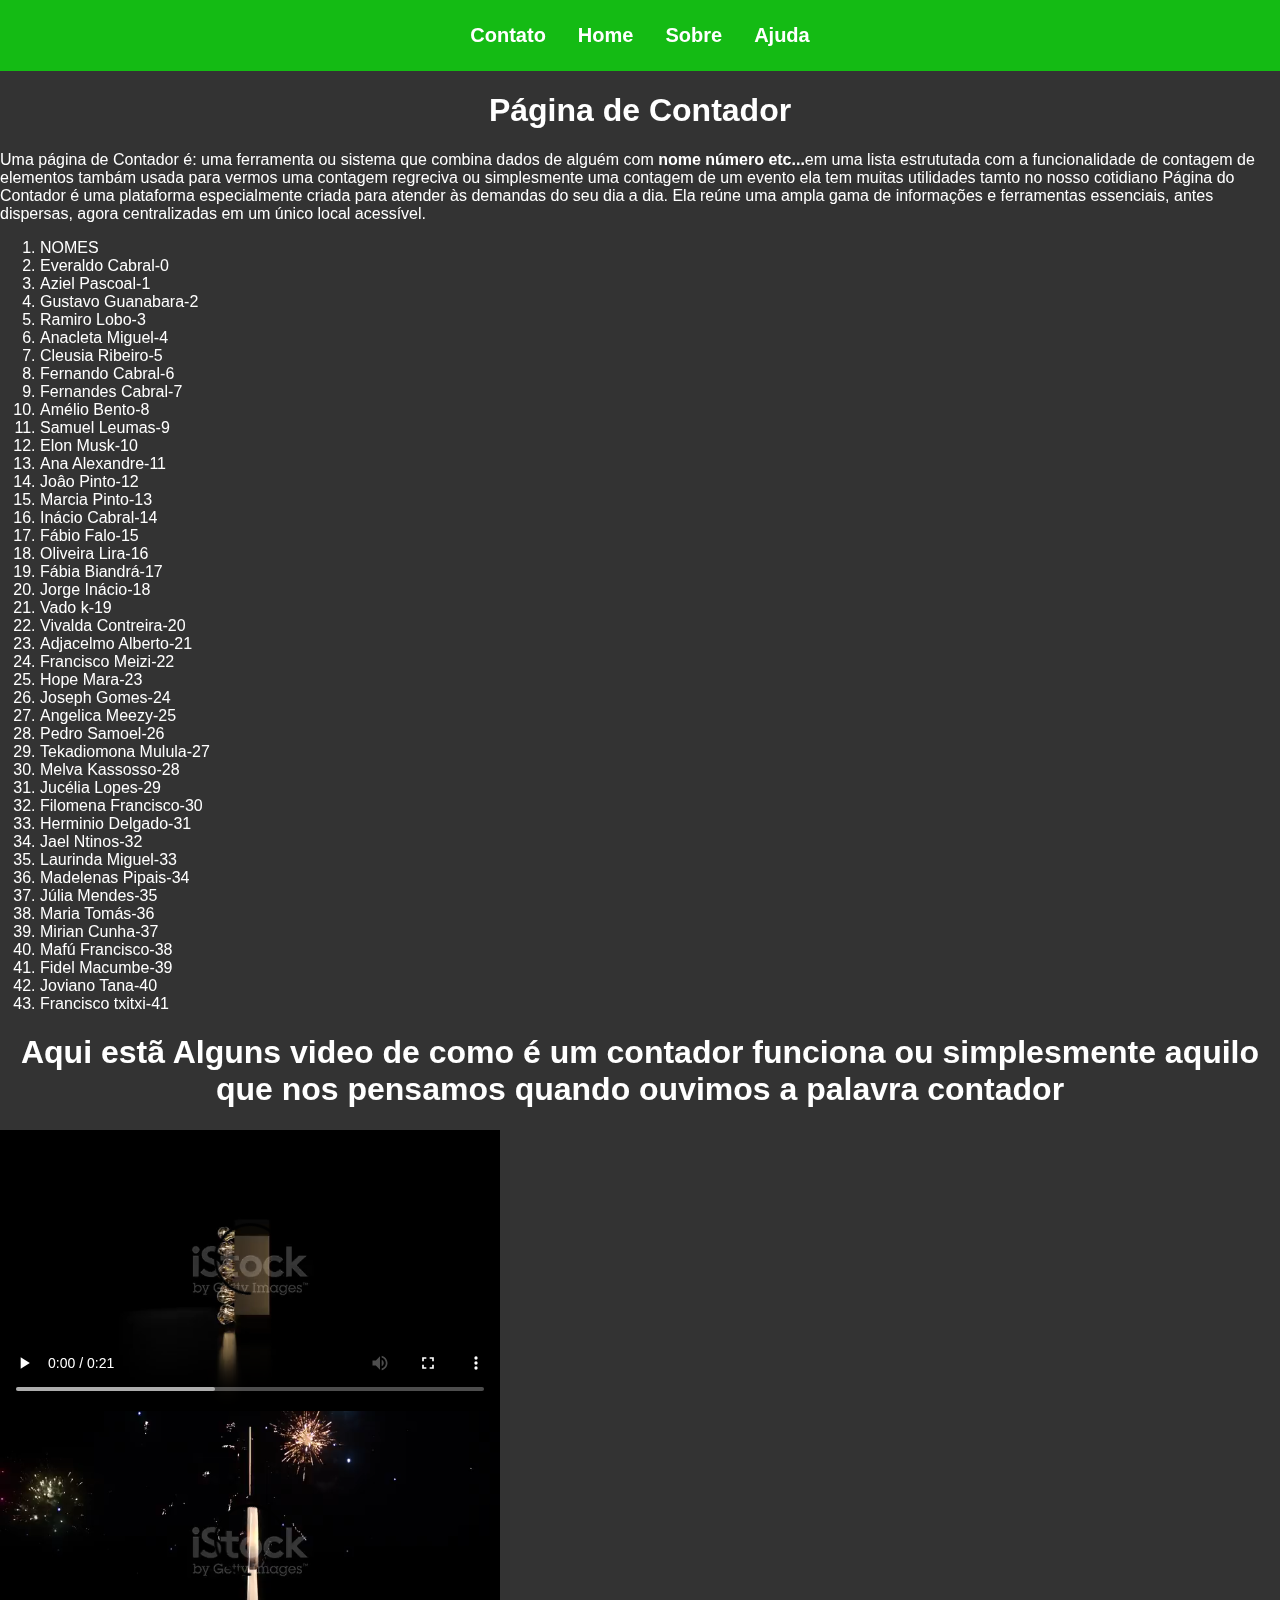
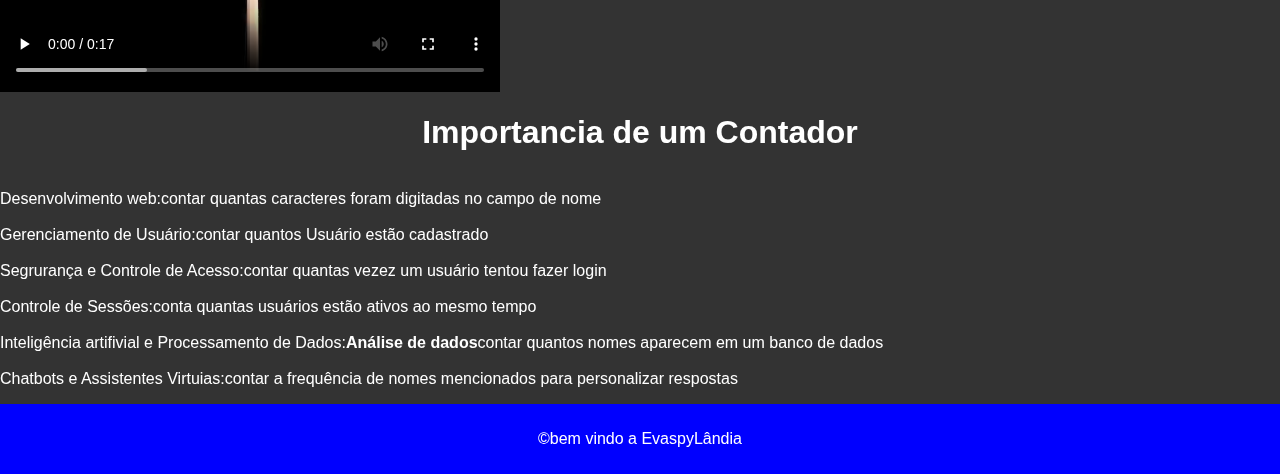
<file: Everaldo/index.html>
<!DOCTYPE html>
<html lang="pt-br">
<head>
    <meta charset="UTF-8">
    <meta name="viewport" content="width=device-width, initial-scale=1.0">
    <title>Página de contador</title>
    <style>     
        body{
            background-color:#333;
            color: #fff;
            margin: 0%;
            font-family: Arial, Helvetica, sans-serif;
        }
        body h1{
            text-align: center;
        }
        .menu{
          background-color:#14bb14;
          display: flex;
          justify-content: center;
          padding: 10px;
          
          
        }
        .menu a{
            display:block;
            color:#fff;
            text-align: center;
            padding:14px 16px;
            text-decoration:none;
        }
        footer{
            text-align: center;
            padding: 10px;
            color: white;
            background-color:blue;
        } 
        div{
            font-size: 20px;
            font-weight: bold;
            color: #333;
        }
        video{
            max-width: 500px;
            height: auto;
            display: block;
            
        }
            
            

    </style>
</head>
<body>
    <div class="menu">
        <a href="#">Contato</a>
         <a href="#">Home</a>
         <a href="#">Sobre</a>
         <a href="#">Ajuda</a>
       </div>
    
    <h1>Página de Contador</h1>
    <p>Uma página de Contador é: uma ferramenta ou sistema que combina dados de alguém com <strong>nome número etc...</strong>em uma lista estrututada com a funcionalidade de contagem de elementos
    tambám usada para vermos uma contagem regreciva ou simplesmente uma contagem de um evento ela tem muitas utilidades tamto no nosso cotidiano  Página do Contador
     é uma plataforma especialmente criada para atender às demandas do seu dia a dia. Ela reúne uma ampla gama de informações e ferramentas essenciais, antes dispersas, agora centralizadas em um único local acessível.    </p>
    <ol>
        <li>NOMES</li>
        <li>Everaldo Cabral-0</li> 
        <li>Aziel Pascoal-1</li>
        <li>Gustavo Guanabara-2</li>
        <li>Ramiro Lobo-3</li>
        <li>Anacleta Miguel-4</li>
        <li>Cleusia Ribeiro-5</li>
        <li>Fernando Cabral-6</li>
        <li>Fernandes Cabral-7</li>
        <li>Amélio Bento-8</li>
        <li>Samuel Leumas-9</li>
        <li>Elon Musk-10</li>
        <li>Ana Alexandre-11</li>
        <li>Joâo Pinto-12</li>
        <li>Marcia Pinto-13</li>
        <li>Inácio Cabral-14</li>
        <li>Fábio Falo-15</li>
        <li>Oliveira Lira-16</li>
        <li>Fábia Biandrá-17</li>
        <li>Jorge Inácio-18</li>
        <li>Vado k-19</li>
        <li>Vivalda Contreira-20</li>
        <li>Adjacelmo Alberto-21</li>
        <li>Francisco Meizi-22</li>
        <li>Hope Mara-23</li>
        <li>Joseph Gomes-24</li>
        <li>Angelica Meezy-25</li>
        <li>Pedro Samoel-26</li>
        <li>Tekadiomona Mulula-27</li>
        <li>Melva Kassosso-28</li>
        <li>Jucélia Lopes-29</li>
        <li>Filomena Francisco-30</li>
        <li>Herminio Delgado-31</li>
        <li>Jael Ntinos-32</li>
        <li>Laurinda Miguel-33</li>
        <li>Madelenas Pipais-34</li>
        <li>Júlia Mendes-35</li>
        <li>Maria Tomás-36</li>
        <li>Mirian Cunha-37</li>
        <li>Mafú Francisco-38</li>
        <li>Fidel Macumbe-39</li>
        <li>Joviano Tana-40</li>
        <li>Francisco txitxi-41</li>
        

    </ol>
</body>
<h1> Aqui estã Alguns video de como é um contador funciona ou simplesmente aquilo que nos pensamos quando ouvimos a palavra <strong>contador</strong></h1>
<video src="istockphoto-2169971980-640_adpp_is.mp4" width="600" controls></video>
<video src="istockphoto-2185005087-640_adpp_is.mp4" width="600" controls></video>
 <h1>Importancia de um Contador</h1>
 <p><br>Desenvolvimento web:contar quantas caracteres foram digitadas no campo de nome</br> 
    <br>Gerenciamento de Usuário:contar quantos Usuário estão cadastrado </br>
    <br>Segrurança e Controle de Acesso:contar quantas vezez um usuário tentou fazer login</br>
    <br>Controle de Sessões:conta quantas usuários estão ativos ao mesmo tempo </br>
    <br>Inteligência artifivial e Processamento de Dados:<strong>Análise de dados</strong>contar quantos nomes aparecem em um banco de dados</br>
    <br>Chatbots e Assistentes Virtuias:contar a frequência de nomes mencionados para personalizar respostas </br>
 </p>
<footer>
    <p>&copy;bem vindo a EvaspyLândia </p>
</footer>

</html>
</file>
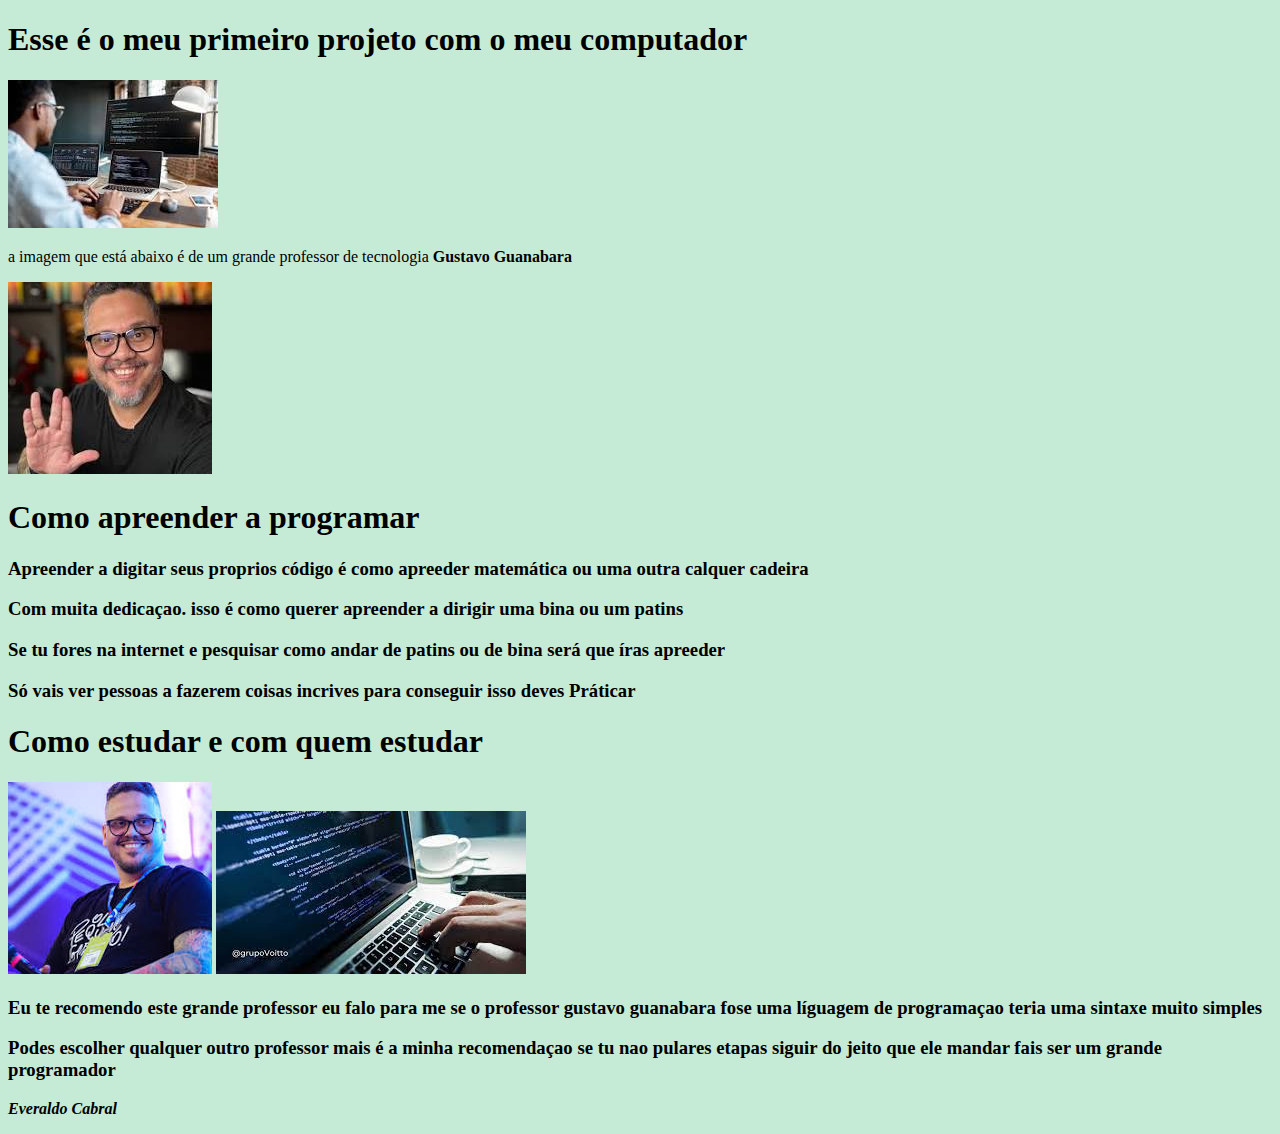
<file: exx 001/index.html>
<!DOCTYPE html>
<html lang="en">
<head>
    <meta charset="UTF-8">
    <meta name="viewport" content="width=device-width, initial-scale=1.0">
    <title>Pagina de contador</title>
    <link rel="stylesheet" href="style.css">
</head>
<body>
    <h1>
        Esse é o meu primeiro projeto com o meu computador
    </h1>
    <img src="imagem.jfif" alt="">
    <p>
        a imagem que está abaixo é de um grande professor de tecnologia <strong>Gustavo Guanabara </strong> 
    </p>
    <img src="transferir (1).jfif" alt="">
    <h1>
        Como apreender a programar
    </h1>
    <h3>
        Apreender a digitar seus proprios código é como apreeder matemática ou uma outra calquer cadeira 
        <p>Com muita dedicaçao. isso é como querer apreender a dirigir uma bina ou um patins  </p>
        <p>Se tu fores na internet e pesquisar como andar de patins ou de bina será que íras apreeder </p>
        <p>Só vais ver pessoas a fazerem coisas incrives para conseguir isso deves <strong>Práticar</strong></p>
    
        
    </h3>
    <h1>Como estudar e com quem estudar </h1>
    <img src="transferir.jfif" alt="">
    <img src="html css.jfif" alt="">
    <h3>Eu te recomendo este grande professor eu falo para me se o professor gustavo guanabara fose uma líguagem de programaçao teria uma sintaxe muito simples </h3>
    <h3>Podes escolher qualquer outro professor mais é a minha recomendaçao se tu nao pulares etapas siguir do jeito que ele mandar  fais ser um grande programador </h3>
    <p><strong><em>Everaldo Cabral</em></strong></p>

</body>
</html>
</file>
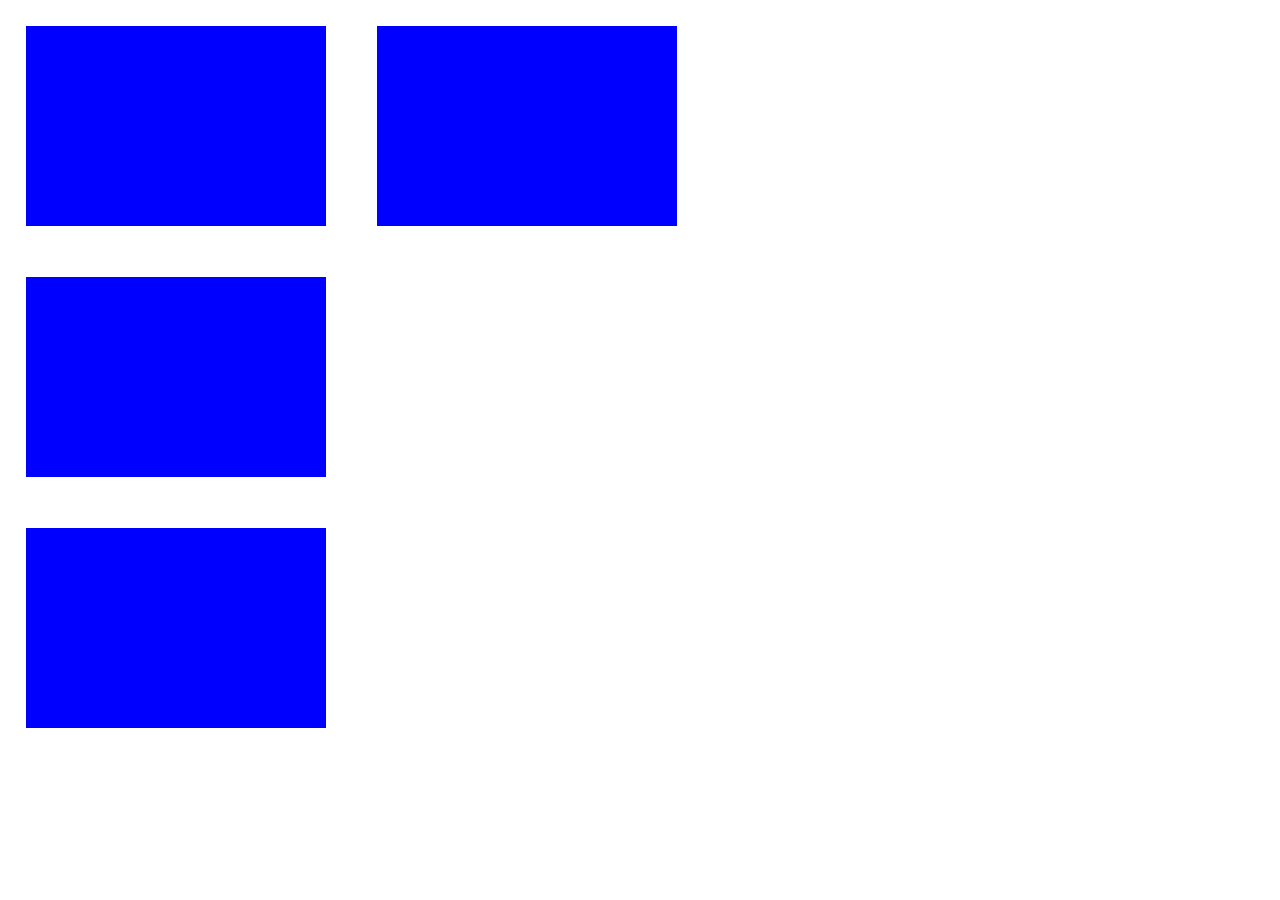
<file: exx 003/index.html>
<!DOCTYPE html>
<html lang="en">
<head>
    <meta charset="UTF-8">
    <meta name="viewport" content="width=device-width, initial-scale=1.0">
    <title>Document</title>
</head>
<style>
    body{
        margin: 0;
        padding:0;
        font-family: Arial,sans-serif;
    }
    .pagina {
        display: flex;
        flex-direction: row;
    }
    .pag1 {
        background-color: blue;
        width:300px;
        height:200px;
        margin: 2%;
    }
    .pag2{
        background-color: blue;
        width:300px;
        height:200px;
        margin: 2%;
    }
    .pag3 {
        background-color: blue;
        width:300px;
        height:200px;
        margin: 2%;
    }
    .pag4 {
        background-color: blue;
        width:300px;
        height:200px;
        margin: 2%;
        
    }
    .pp {
        display: flex;
        flex-direction:column;
    } 
</style>
<body>
    <div class="pagina">
        <div class="pag1"></div>
        <div class="pag2"></div>
        
    </div>
    <div class="pp">
        <div class="pag3"></div>
        <div class="pag4"></div>
   </div>
</body>
</html>
</file>
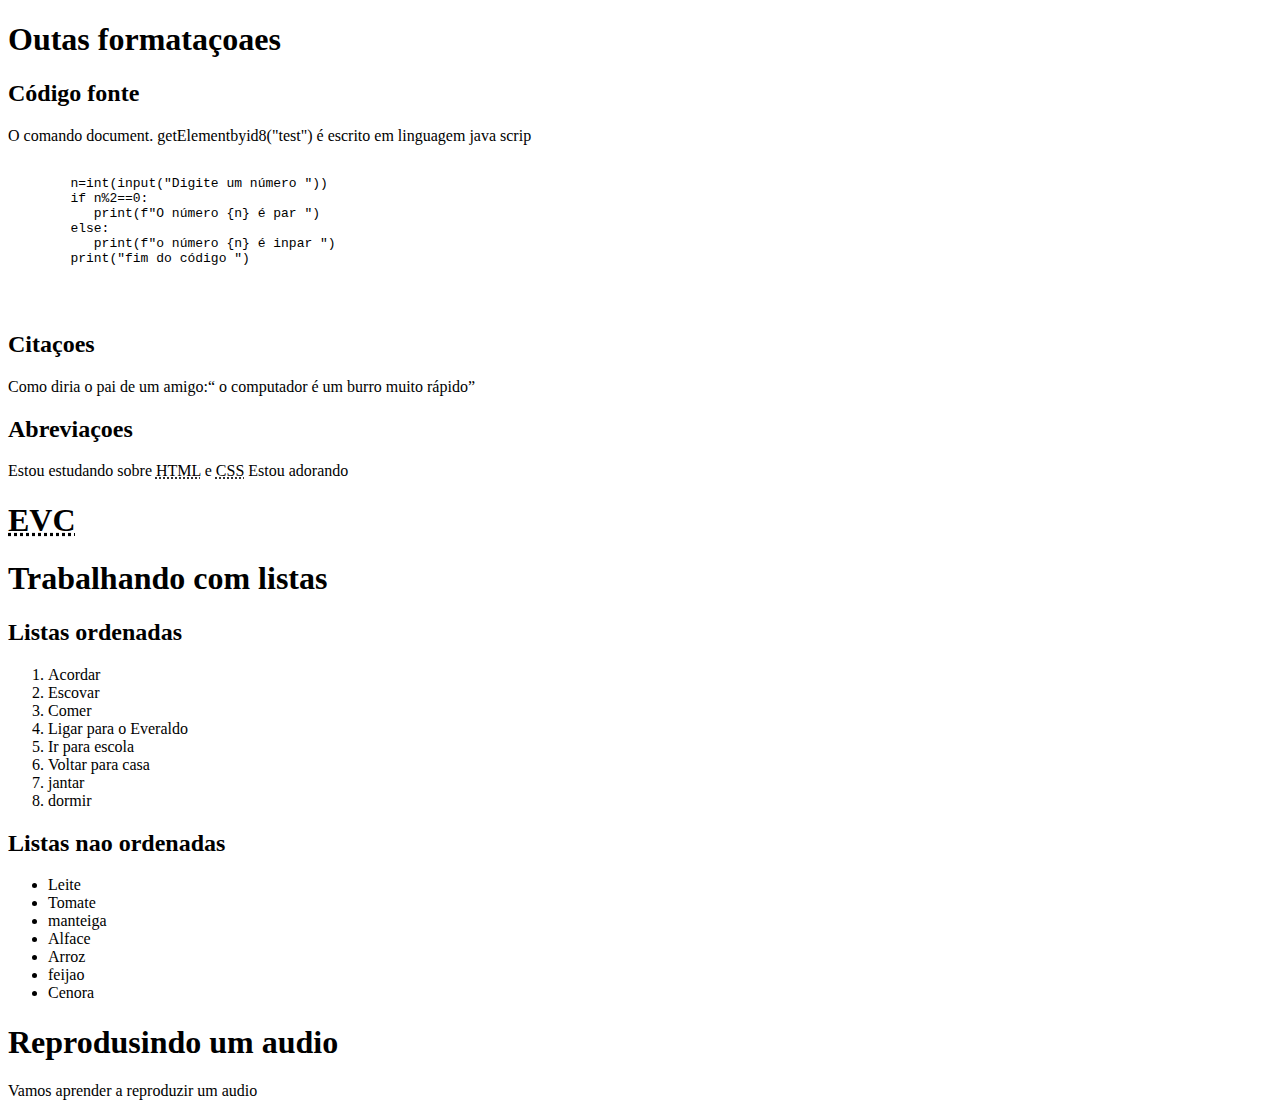
<file: exx002/index.html>
<!DOCTYPE html>
<html lang="pt-br">
<head>
    <meta charset="UTF-8">
    <meta name="viewport" content="width=device-width, initial-scale=1.0">
    <title>Outras formataçoes </title>
</head>
<body>
    <h1>Outas formataçoaes </h1>
    <h2>Código fonte </h2>
    <p>O comando document. getElementbyid8("test") é escrito em linguagem java scrip</p>
    <pre>
    <code>
        n=int(input("Digite um número "))
        if n%2==0:
           print(f"O número {n} é par ")
        else:
           print(f"o número {n} é inpar ")
        print("fim do código ")
        
    </code>
    </pre>
    <h2>Citaçoes </h2>
    <p>
        Como diria o pai de um amigo:<q> o computador é um burro muito rápido</q>
    </p>
    <h2>Abreviaçoes</h2>
    <p>
        Estou estudando sobre <abbr title="hyper text markup language">HTML</abbr> e <abbr title="cascanding style sheets">CSS</abbr> Estou adorando 
    </p>
    <h1><abbr title="Everaldo cabral">EVC</abbr></h1>
    <h1>Trabalhando com listas </h1>
    <h2>Listas ordenadas </h2>
    <ol type="1">
        <li>Acordar </li>
        <li>Escovar</li>
        <li>Comer</li>
        <li>Ligar para o Everaldo</li>
        <li>Ir para escola</li>
        <li>Voltar para casa</li>
        <li>jantar</li>
       <li> dormir</li>
    </ol>
    <h2>Listas nao ordenadas </h2>
    <ul>
        <li>Leite</li>
        <li>Tomate</li>
        <li>manteiga</li>
        <li>Alface</li>
        <li>Arroz</li>
        <li>feijao</li>
        <li>Cenora</li>
    </ul>
    <h1>Reprodusindo um audio </h1>
    <p>Vamos aprender a reproduzir um audio </p>
</body>
</html>
</file>
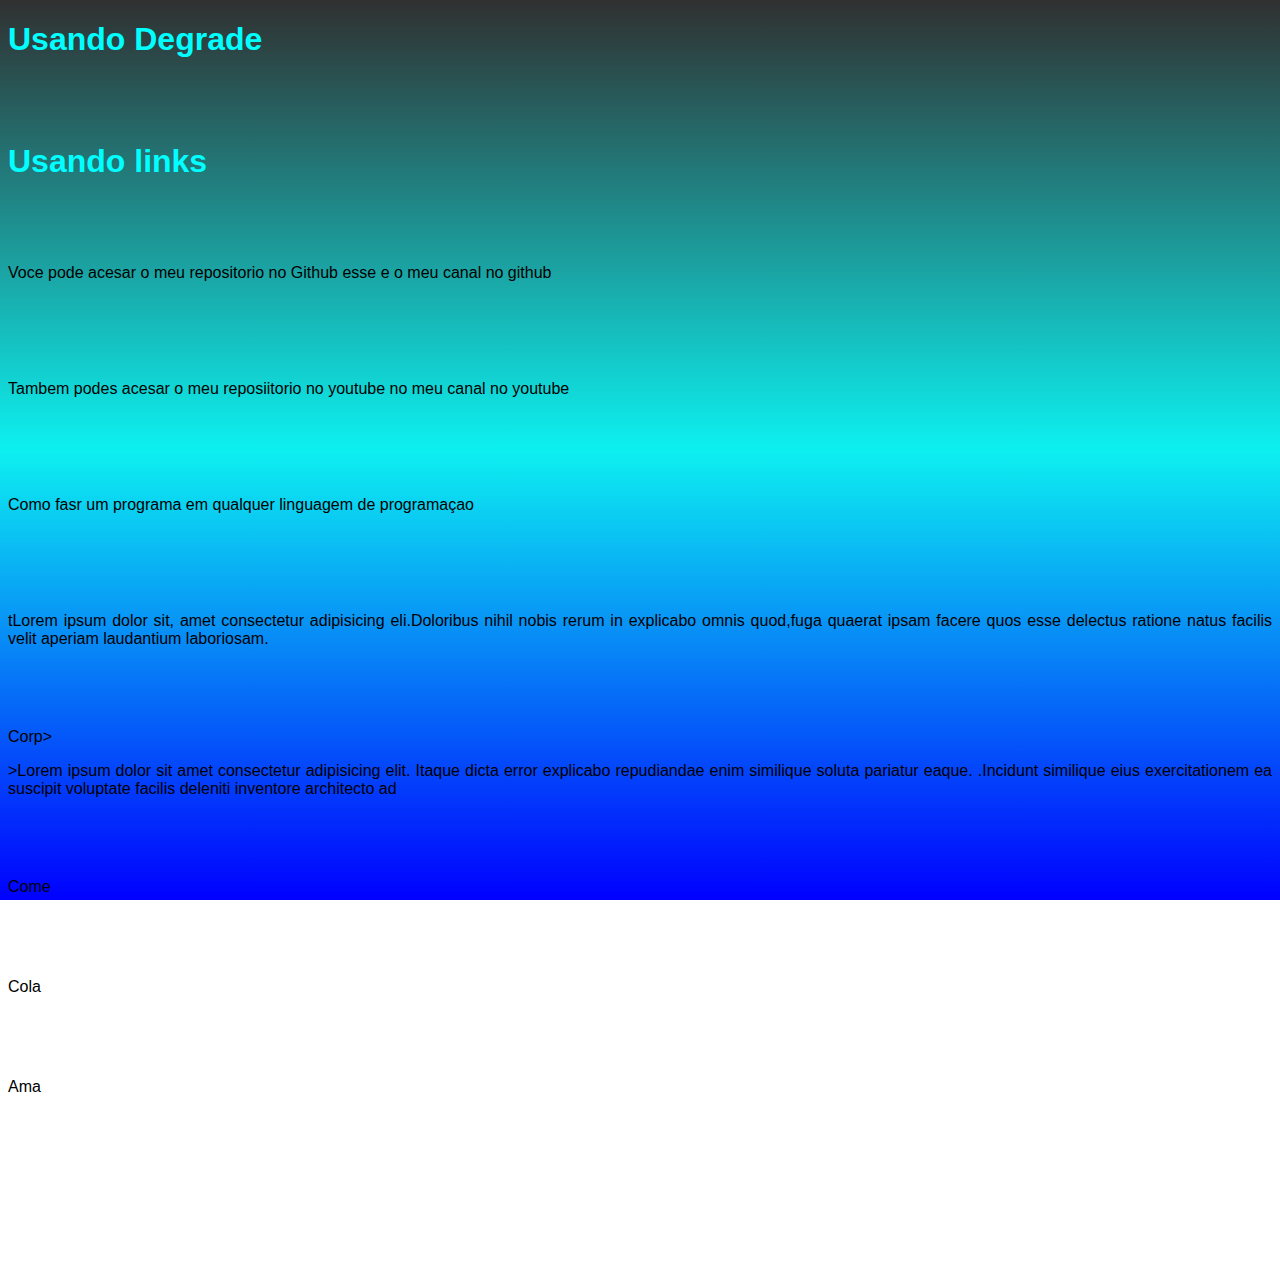
<file: exx004/index.html>
<!DOCTYPE html>
<html lang="pt-br">
<head>
    <meta charset="UTF-8">
    <meta name="viewport" content="width=device-width, initial-scale=1.0">
    <title>Document</title>
    <link rel="stylesheet" href="style.css">
</head>
<body>
    <h1>Usando Degrade </h1>
    <h1>Usando links</h1>
    <p>Voce pode acesar o meu repositorio no Github  esse e o meu canal no github</p>
    <p>Tambem podes acesar o meu reposiitorio no youtube no meu canal no youtube </p>
    <p>Como fasr um programa em qualquer linguagem de programaçao </p>
    <p>tLorem ipsum dolor sit, amet consectetur adipisicing eli.Doloribus nihil nobis rerum in explicabo omnis quod,fuga quaerat ipsam facere quos esse delectus ratione natus facilis velit aperiam laudantium laboriosam.</p>
 Corp>
 <p>>Lorem ipsum dolor sit amet consectetur adipisicing elit. Itaque dicta error explicabo repudiandae enim similique soluta pariatur eaque. .Incidunt similique eius exercitationem ea suscipit voluptate facilis deleniti inventore architecto ad</p>
 <div class="01">Come</div>
 <div class="02">Cola</div>
 <div class="03">Ama</div>
 <div class="04"></div>

</body>
</html>
</file>
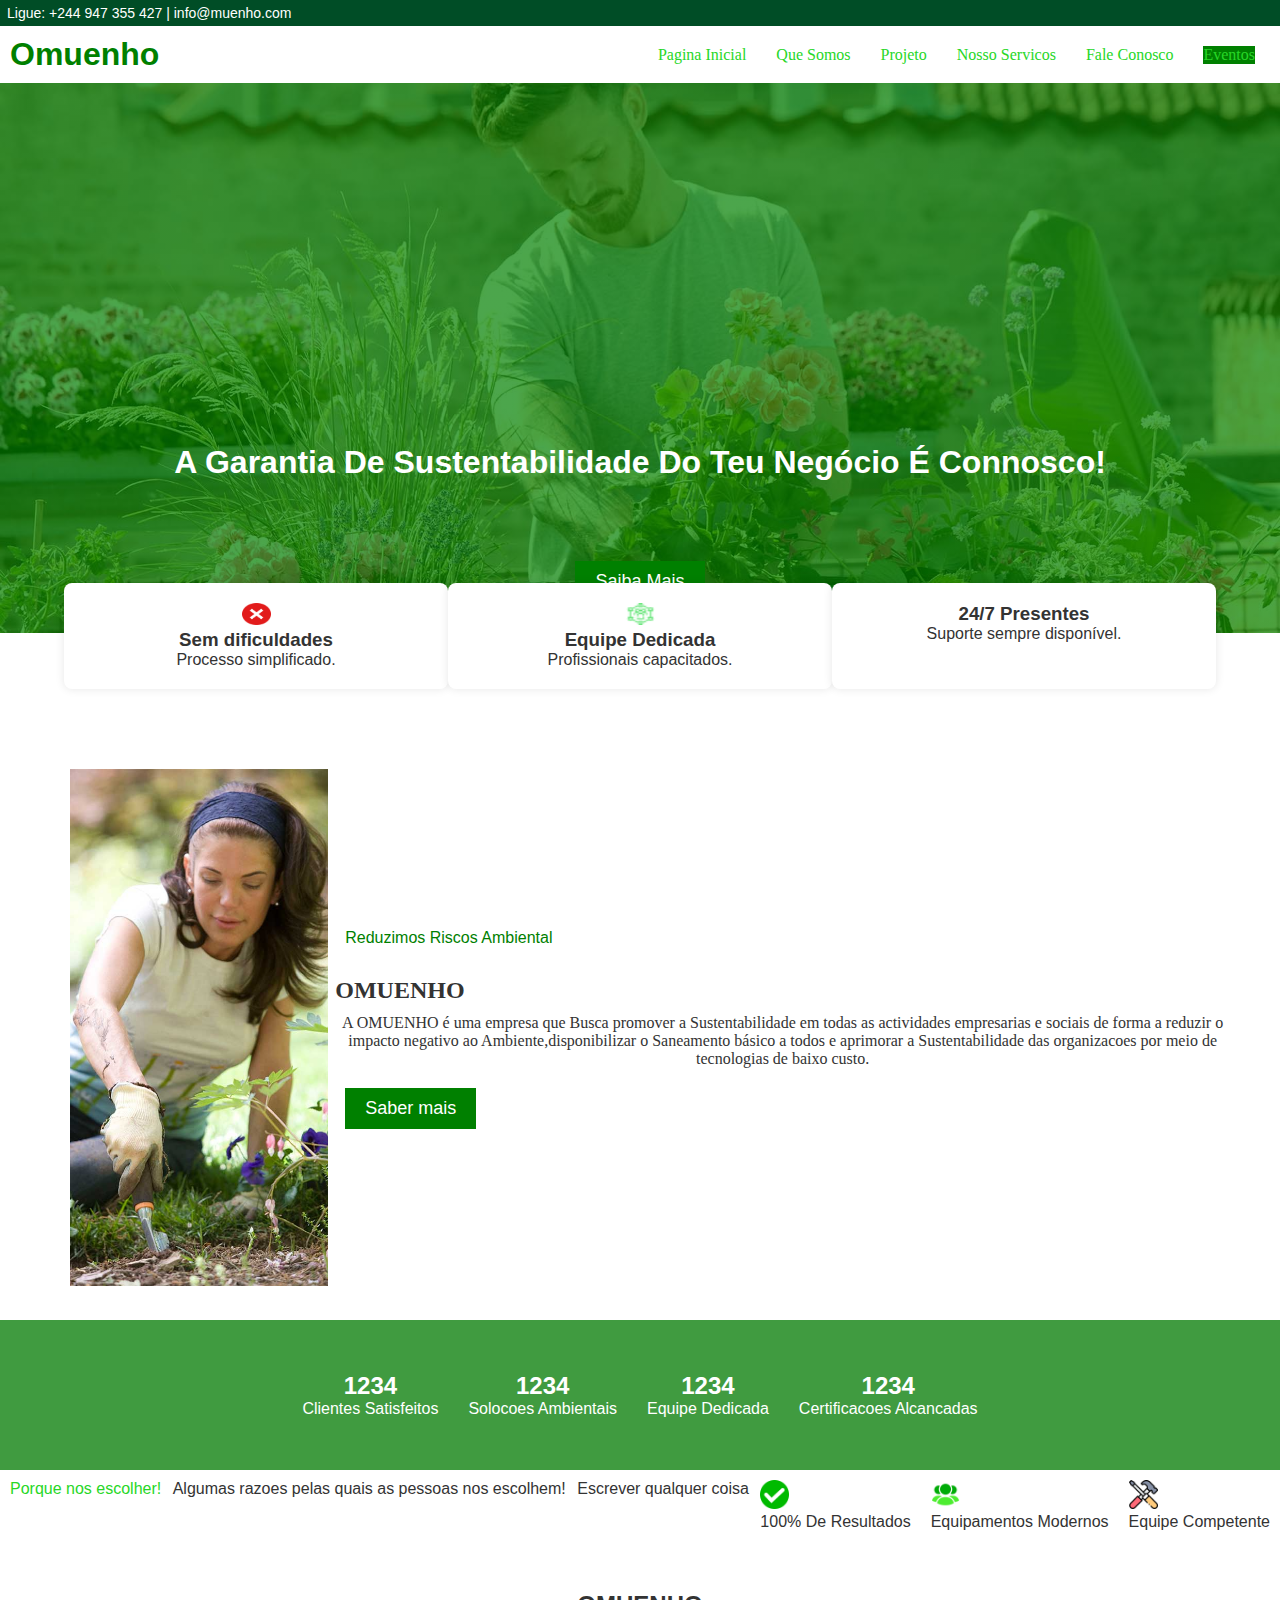
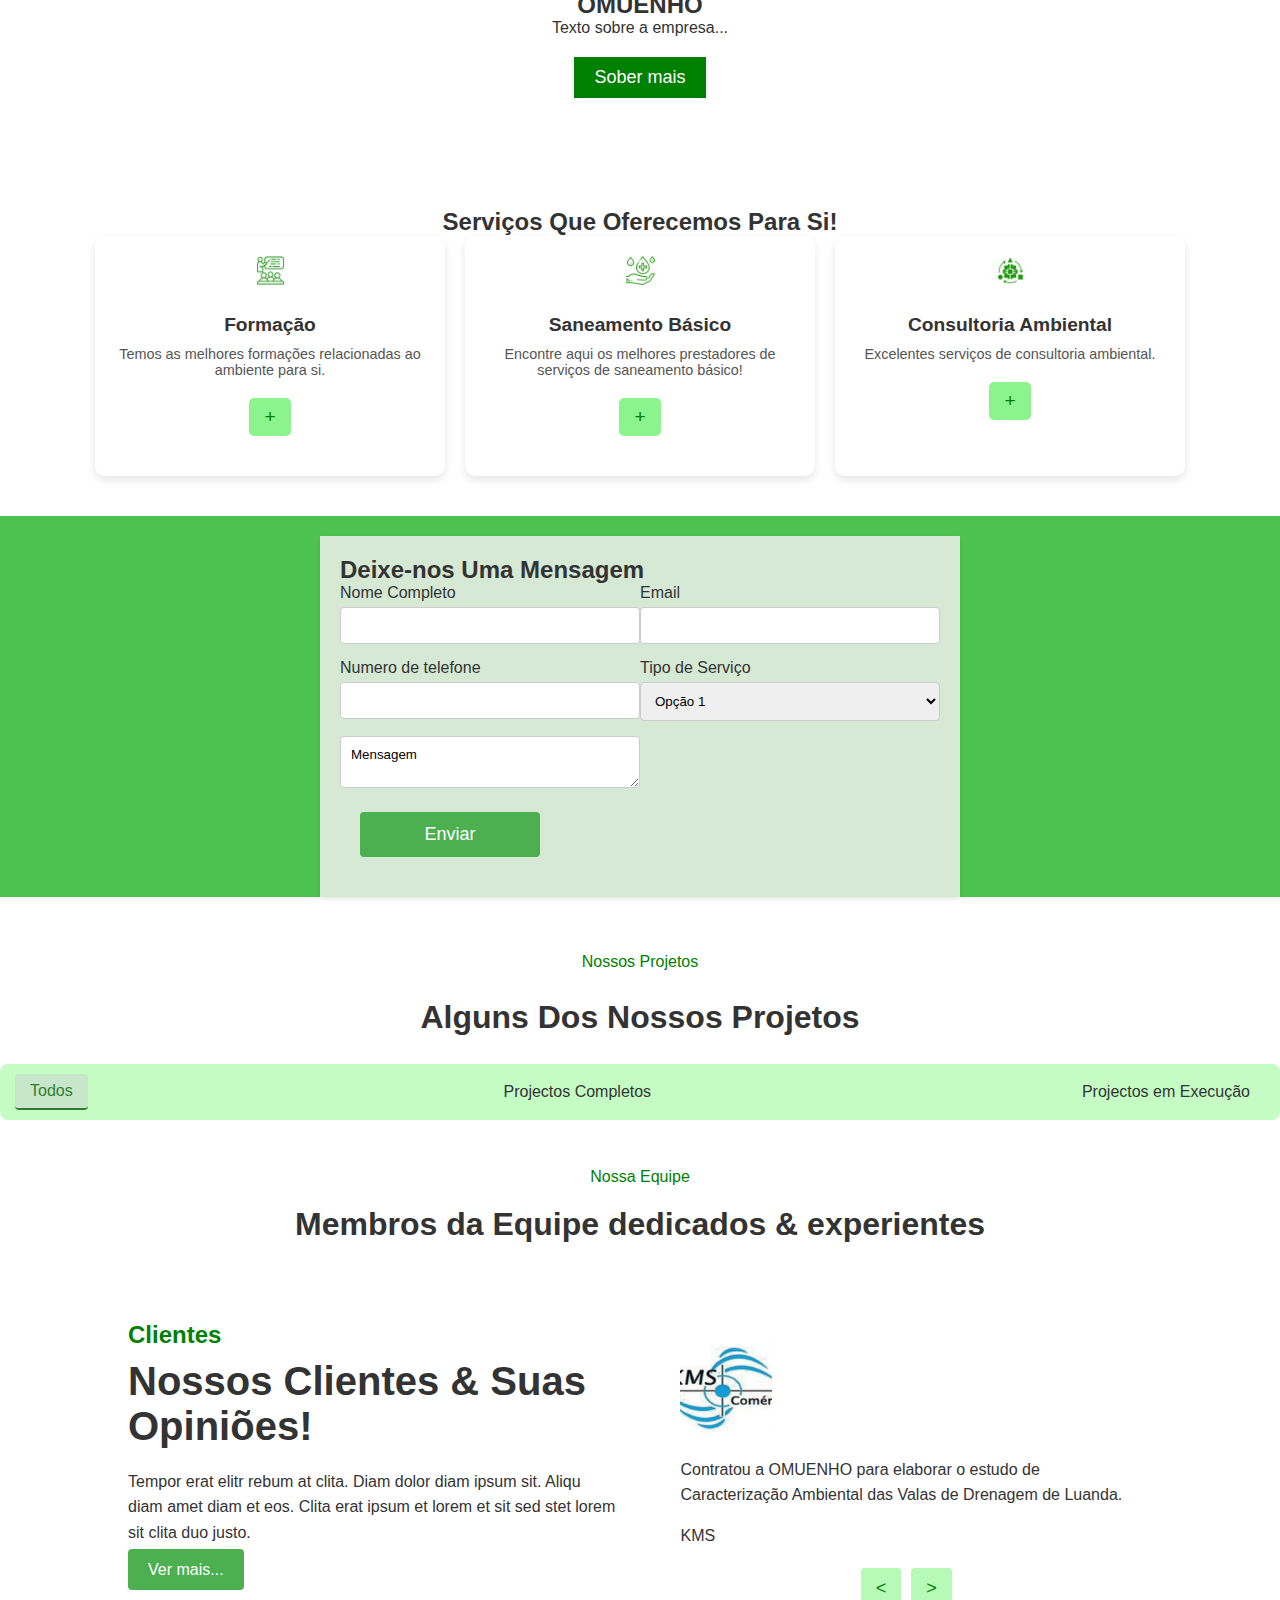
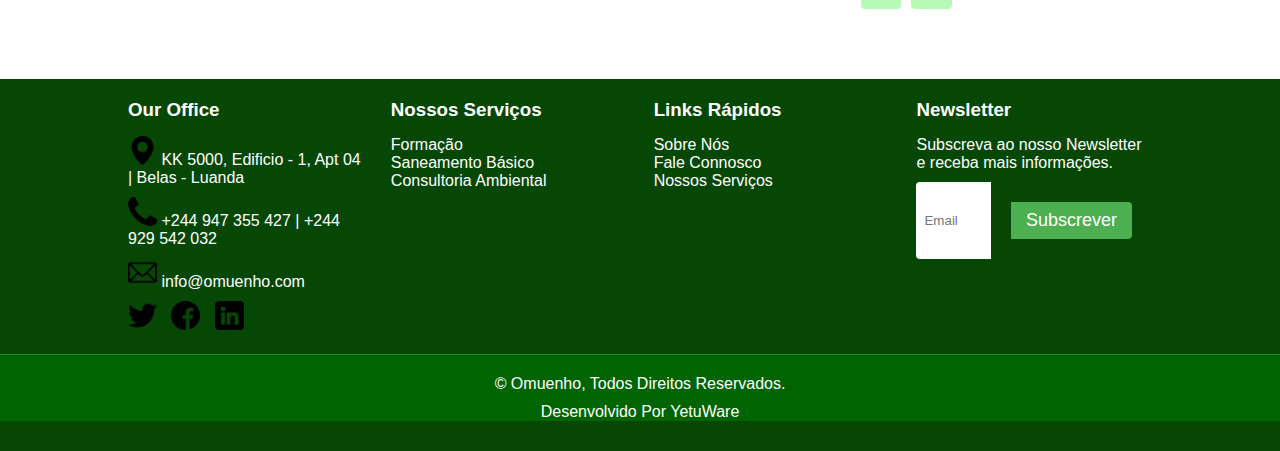
<file: Nova pasta/index.html>
<!DOCTYPE html>
<html lang="pt">
<head>
    <meta charset="UTF-8">
    <meta name="viewport" content="width=device-width, initial-scale=1.0">
    <title>Omuenho</title>
    <link rel="stylesheet" href="style.css">
</head>
<body>
    <header>
        <div class="top-bar">
            <p id="liga">Ligue: +244 947 355 427 | info@muenho.com</p>
        </div>
        <nav>
            <h1>Omuenho</h1>
            <ul>
                <li><a href="#">Pagina Inicial</a></li>
                <li><a href="#">Que Somos </a></li>
                <li><a href="#">Projeto</a></li>
                <li><a href="#">Nosso Servicos</a></li>
                <li><a href="#">Fale Conosco</a></li>
                <li class="xee"><a href="#">Eventos </a></li>
            </ul>
        </nav>
    </header>

    <section class="hero">
        <h2>A Garantia De Sustentabilidade Do Teu Negócio É Connosco!</h2>
        <button >Saiba Mais</button>
    </section>
    <section class="benefits">
        <div class="box">
            <img src="multiply.png" alt="">
            <h3>Sem dificuldades</h3>
            <p>Processo simplificado.</p>
        </div>
        <div class="box">
            <img src="link.png" alt="">
            <h3>Equipe Dedicada</h3>
            <p>Profissionais capacitados.</p>
        </div>
        <div class="box">
            <h3>24/7 Presentes</h3>
            <p>Suporte sempre disponível.</p>
        </div>
    </section>
    <section class="content-section">
        <div><img src="about.jpg" alt="plantando"></div>
        <div class="center"><p id="tem">Reduzimos Riscos Ambiental</p> <h2 id="vam">OMUENHO</h2> <p class="aaa">A OMUENHO é uma empresa que Busca promover a Sustentabilidade em todas as actividades empresarias e sociais de forma a reduzir o impacto negativo ao Ambiente,disponibilizar o Saneamento básico a todos e aprimorar a Sustentabilidade das organizacoes por meio de tecnologias de baixo custo.</p> <button>Saber mais </button></div>
    </section>
    <section class="bara">
        <div><h2>1234</h2> <p>Clientes Satisfeitos </p></div>
        <div><h2>1234</h2> <p>Solocoes Ambientais</p></div>
        <div><h2>1234</h2> <p>Equipe Dedicada</p></div>
        <div><h2>1234</h2> <p>Certificacoes Alcancadas </p></div>
    </section>
    <section class="org"><p class="p">Porque nos escolher!</p>
        <span class="h">Algumas razoes pelas quais as pessoas nos escolhem!</span>
        <p>Escrever qualquer coisa </p>
    
        <div class="sima">
            <div class="tdt1">
                <img src="check.png" alt="Ícone de Check">
                <p>100% De Resultados</p>
            </div>
            <div class="tdt2">
                <img src="user.png" alt="Ícone de Ferramentas">
                <p>Equipamentos Modernos</p>
            </div>
            <div class="tdt3">
                <img src="tools.png" alt="Ícone de Usuários">
                <p>Equipe Competente</p>
            </div>
        </div>    

    
    </section>

    <section class="about">
        <div class="about-text">
            <h2>OMUENHO</h2>
            <p>Texto sobre a empresa...</p>
            <button>Sober mais</button>
            
        </div>
    </section>

    <section class="servicos">
        <h2>Serviços Que Oferecemos Para Si!</h2>
        <div class="servicos-container">
            <div class="servico">
                <img src="icon1.png" alt="Formação">
                <h3>Formação</h3>
                <p>Temos as melhores formações relacionadas ao ambiente para si.</p>
                <button>+</button>
            </div>
            <div class="servico">
                <img src="icon2.png" alt="Saneamento Básico">
                <h3>Saneamento Básico</h3>
                <p>Encontre aqui os melhores prestadores de serviços de saneamento básico!</p>
                <button>+</button>
            </div>
            <div class="servico">
                <img src="icon3.png" alt="Consultoria Ambiental">
                <h3>Consultoria Ambiental</h3>
                <p>Excelentes serviços de consultoria ambiental.</p>
                <button>+</button>
            </div>
        </div>
    </section>
    </div>
    <div class="container">
        <div class="meia">
            <h2>Deixe-nos Uma Mensagem</h2>
            <form>
                <div class="form-row">
                    <div class="input-group">
                        <label for="nome">Nome Completo</label>
                        <input type="text" id="nome" name="nome">
                    </div>
                    <div class="input-group">
                        <label for="email">Email</label>
                        <input type="email" id="email" name="email">
                    </div>
                </div>
                <div class="form-row">
                    <div class="input-group">
                        <label for="telefone">Numero de telefone</label>
                        <input type="tel" id="telefone" name="telefone">
                    </div>
                    <div class="input-group">
                        <label for="servico">Tipo de Serviço</label>
                        <select id="servico" name="servico">
                            <option value="opcao1">Opção 1</option>
                            <option value="opcao2">Opção 2</option>
                            <option value="opcao3">Opção 3</option>
                        </select>
                    </div>
                </div>
                <div class="input-group">
                    <label for="mensagem"></label>
                    <textarea id="mensagem" name="mensagem">Mensagem</textarea>
                </div>
                <button type="submit">Enviar</button>
            </form>
        </div>
    </div>
    <div class="projects">
        <p class="ping">Nossos Projetos</p>
        <h1>Alguns Dos Nossos Projetos</h1>
        </div>
        <nav class="nav-bar">
            <a href="#" class="nav-item active">Todos</a>
            <a href="#" class="nav-item">Projectos Completos</a>
            <a href="#" class="nav-item">Projectos em Execução</a>
        </nav>
    <div class="meu">
        <p id="p">Nossa Equipe</p>
        <h1>Membros da Equipe dedicados & experientes</h1>
    </div>
    <section class="testimonials">
        <div class="everaldo">
            <div class="left-content">
                <h2>Clientes</h2>
                <h1>Nossos Clientes & Suas Opiniões!</h1>
                <p>Tempor erat elitr rebum at clita. Diam dolor diam ipsum sit. Aliqu diam amet diam et eos. Clita erat ipsum et lorem et sit sed stet lorem sit clita duo justo.</p>
                <a href="#" class="read-more">Ver mais...</a>
            </div>
            <div class="right-content">
                <div class="logo">
                    <img src="b.png" alt="Logo da Empresa">
                </div>
                <p>Contratou a OMUENHO para elaborar o estudo de Caracterização Ambiental das Valas de Drenagem de Luanda.</p>
                <p>KMS</p>
                <div class="navigation">
                    <button class="nav-button">&lt;</button>
                    <button class="nav-button">&gt;</button>
                </div>
            </div>
        </div>
    </section>
</body>
</html>
<footer>
    <div class="footer-content">
        <div class="office">
            <h3>Our Office</h3>
            <p><img src="black-placeholder-variant.png" alt="Localização"> KK 5000, Edificio - 1, Apt 04 | Belas - Luanda</p>
            <p><img src="telephone-handle-silhouette.png" alt="Telefone"> +244 947 355 427 | +244 929 542 032</p>
            <p><img src="email.png" alt="Email"> info@omuenho.com</p>
            <div class="social-icons">
                <a href="#"><img src="twitter.png" alt="Twitter"></a>
                <a href="#"><img src="facebook.png" alt="Facebook"></a>
                <a href="#"><img src="linkedin.png" alt="LinkedIn"></a>
            </div>
        </div>
        <div class="services">
            <h3>Nossos Serviços</h3>
            <ul>
                <li><a href="#">Formação</a></li>
                <li><a href="#">Saneamento Básico</a></li>
                <li><a href="#">Consultoria Ambiental</a></li>
            </ul>
        </div>
        <div class="quick-links">
            <h3>Links Rápidos</h3>
            <ul>
                <li><a href="#">Sobre Nós</a></li>
                <li><a href="#">Fale Connosco</a></li>
                <li><a href="#">Nossos Serviços</a></li>
            </ul>
        </div>
        <div class="newsletter">
            <h3>Newsletter</h3>
            <p>Subscreva ao nosso Newsletter e receba mais informações.</p>
            <div class="newsletter-form">
                <input type="email" placeholder="Email">
                <button>Subscrever</button>
            </div>
        </div>
    </div>
    <div class="copyright">
        <p>© Omuenho, Todos Direitos Reservados.</p>
        <p>Desenvolvido Por YetuWare</p>
    </div>
</footer>
</body>
</html>
</body>
</html>
</file>
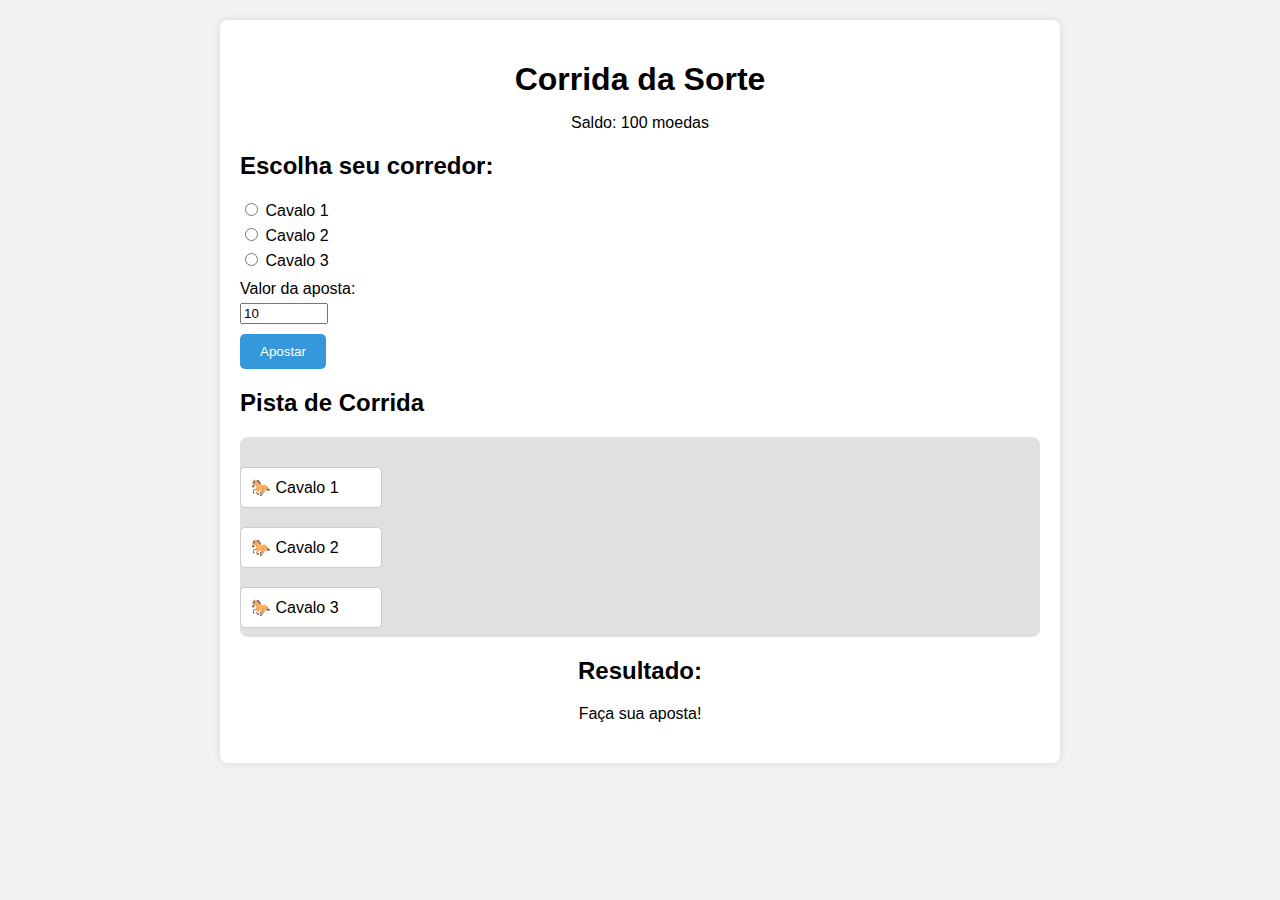
<file: Primeiro-jogo/index.html>
<!DOCTYPE html>
<html lang="en">
<head>
    <meta charset="UTF-8">
    <meta name="viewport" content="width=device-width, initial-scale=1.0">
    <title>Corrida da sorte</title>
    <link rel="stylesheet" href="style.css">
</head>
<body>
    <div class="container">
        <header>
            <h1>Corrida da Sorte</h1>
            <p>Saldo: <span id="saldo">100</span> moedas</p>
        </header>

        <main>
            <section class="aposta">
                <h2>Escolha seu corredor:</h2>
                <form id="formAposta">
                    <label><input type="radio" name="cavalo" value="1"> Cavalo 1</label>
                    <label><input type="radio" name="cavalo" value="2"> Cavalo 2</label>
                    <label><input type="radio" name="cavalo" value="3"> Cavalo 3</label>

                    <div class="valor-aposta">
                        <label>Valor da aposta:</label>
                        <input type="number" id="valorAposta" min="1" value="10">
                    </div>

                    <button type="submit">Apostar</button>
                </form>
            </section>

            <section class="corrida">
                <h2>Pista de Corrida</h2>
                <div class="pista">
                    <div class="cavalo" id="cavalo1">🐎 Cavalo 1</div>
                    <div class="cavalo" id="cavalo2">🐎 Cavalo 2</div>
                    <div class="cavalo" id="cavalo3">🐎 Cavalo 3</div>
                </div>
            </section>

            <section class="resultado">
                <h2>Resultado:</h2>
                <p id="mensagemResultado">Faça sua aposta!</p>
            </section>
        </main>
    </div>

    <script src="script.js"></script>
</body>
</html>
</file>
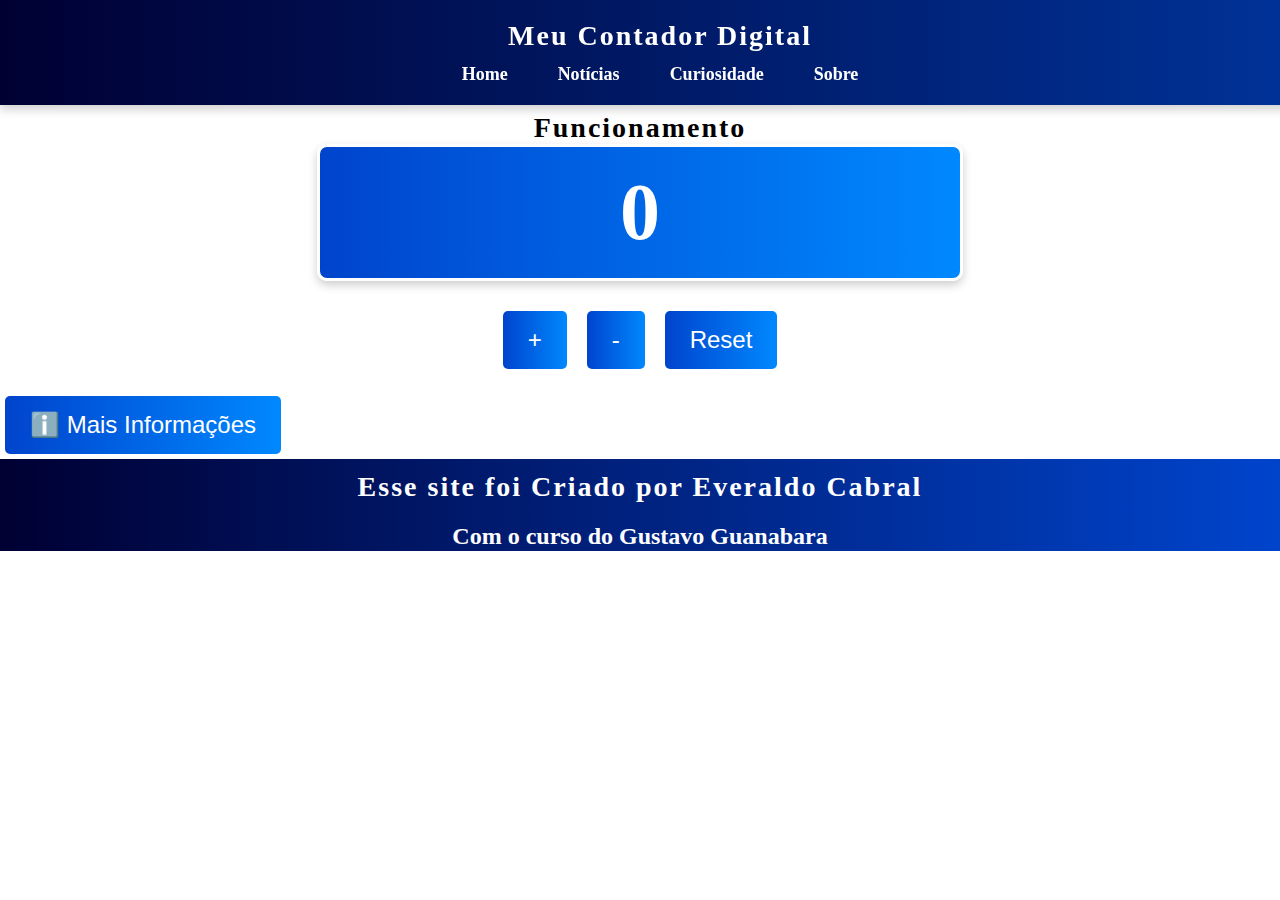
<file: prova do 2 trimeste/index.html>
<!DOCTYPE html>
<html lang="pt">
<head>
    <meta charset="UTF-8">
    <meta name="viewport" content="width=device-width, initial-scale=1.0">
    <title>Meu Contador Digital</title>
    <link rel="stylesheet" href="style.css">
</head>
<body>

    <header>
        <h1>Meu Contador Digital</h1>
        <nav>
            <ul>
                <li><a href="#">Home</a></li>
                <li><a href="#">Notícias</a></li>
                <li><a href="#">Curiosidade</a></li>
                <li><a href="#">Sobre</a></li>
            </ul>
        </nav>
    </header>

    <main>
        <div class="container">
            <h1>Funcionamento</h1>
            <div class="">
                <span id="contador">0</span>
            </div>
            <div class="botoes">
                <button onclick="incrementar()">+</button>
                <button onclick="decrementar()">-</button>
                <button onclick="resetar()">Reset</button>
            </div>
        </div>
    </main>
    <button onclick="toggleInfo()">ℹ️ Mais Informações</button>
    <div id="info" class="hidden">
    <h2>Sobre o Contador Digital</h2>

    <p>O contador digital é uma ferramenta simples, mas muito útil, usada para contagens automáticas em diversas áreas, como programação, controle de processos e até em jogos.</p>
    <h3>📌 Como funciona?</h3>

    <p>Ele aumenta ou diminui o valor exibido sempre que um botão é pressionado. Também possui um botão de reset para voltar ao zero.</p>
    <h3>📌 Para que serve?</h3>
    <p>Contadores digitais são utilizados em diversas aplicações, como:</p>
    <ul>
        <li>🕹️ Jogos e placares</li>
        <li>🧮 Cálculos matemáticos e estatísticas</li>
        <li>⏳ Medição de tempo e eventos</li>
        <li>📊 Controle de inventário e produção</li>
    </ul>
    </div>
   

    <script src="script.js"></script>  
    <footer><h1>Esse site foi Criado por  Everaldo
        Cabral</h1> <h2>Com o curso do Gustavo Guanabara </h2> </footer>
</body>
</html>
</file>
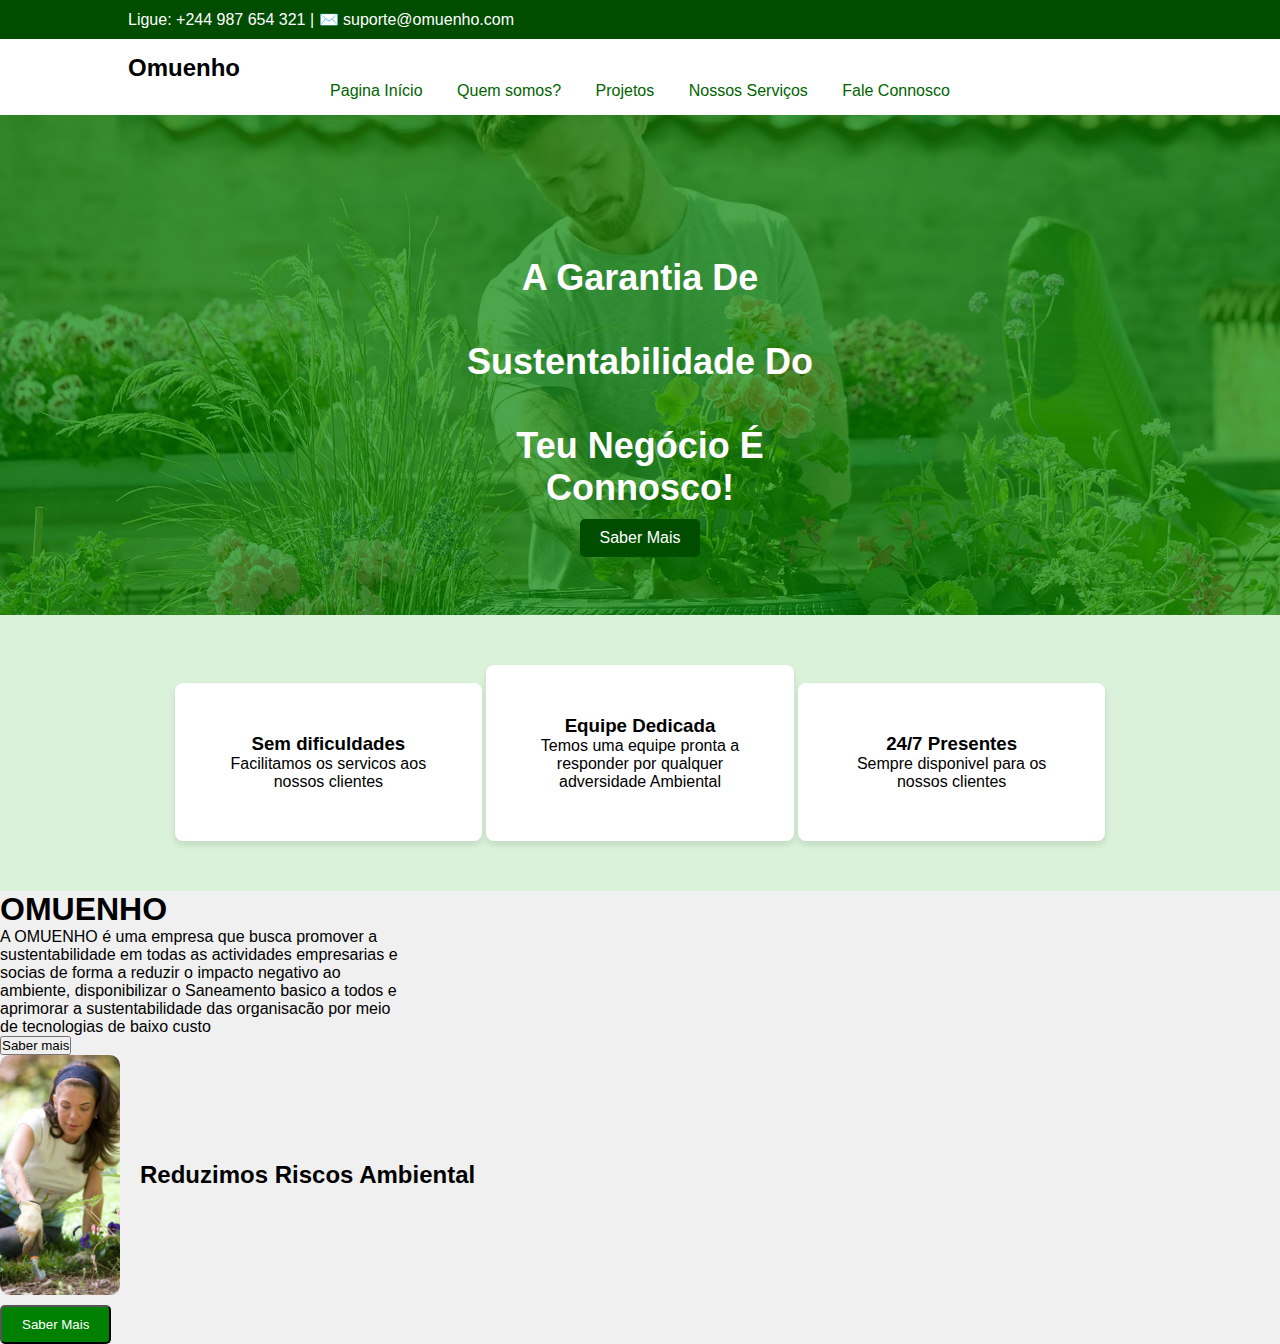
<file: prova do segundo trimestre/Index.html>
<!DOCTYPE html>
<html lang="pt">
<head>
    <meta charset="UTF-8">
    <meta name="viewport" content="width=device-width, initial-scale=1.0">
    <title>Omuenho - Sustentabilidade</title>
    <link rel="stylesheet" href="style.css">
</head>
<body>
    <header class="topbar">
        <div class="container">
            <p id="quem">Ligue: +244 987 654 321 | ✉️ suporte@omuenho.com</p>
        </div>
    </header>
    
    <nav class="navbar">
        <div class="container">
            <h1 class="logo">Omuenho</h1>
            <ul>
                <li><a href="#">Pagina Início</a></li>
                <li><a href="#">Quem somos?</a></li>
                <li><a href="#">Projetos</a></li>
                <li><a href="#">Nossos Serviços</a></li>
                <li><a href="#">Fale Connosco</a></li>
            </ul>
        </div>
    </nav>

    <section class="hero">
        <div class="container">
            <h2><br>A Garantia De</br> <br>Sustentabilidade Do</br> <br>Teu Negócio É</br> Connosco!</h2>
            <a href="#" class="btn">Saber Mais</a>
        </div>
    </section>

    <section class="features">
        <div class="container">
            <div class="feature-box">
                <h3>Sem dificuldades</h3>
                <p>Facilitamos os servicos aos nossos clientes </p>
            </div>
            <div class="feature-box">
                <h3>Equipe Dedicada</h3>
                <p>Temos uma equipe pronta a responder por qualquer adversidade Ambiental</p>
            </div>
            <div class="feature-box">
                <h3>24/7 Presentes</h3>
                <p>Sempre disponivel para os nossos clientes </p>
            </div>
        </div>
    </section>
    <section class="sobre-nos">
        <div class="texto">
            <h1>OMUENHO</h1>
            <p>A OMUENHO é uma empresa que busca promover a sustentabilidade em todas as actividades empresarias e socias de forma a reduzir o impacto negativo ao ambiente, disponibilizar o Saneamento basico a todos e aprimorar a sustentabilidade das organisacão por meio de tecnologias de baixo custo </p>
            <button>Saber mais </button>
        </div>
        <div class="imge">
            <img src="about.jpg" alt="cavando"> <h2>Reduzimos Riscos Ambiental</h2>
        </div>
        <button class="botao">Saber Mais</button>
    </section>
    <!--<section class="services">
        <div class="container">
            <h2>Nossos Serviços</h2>
            <div class="service-box">
                <h3>Formação</h3>
                <p>Treinamento em sustentabilidade e meio ambiente.</p>
            </div>
            <div class="service-box">
                <h3>Saneamento Básico</h3>
                <p>Projetos para melhorar a infraestrutura sanitária.</p>
            </div>
            <div class="service-box">
                <h3>Consultoria Ambiental</h3>
                <p>Suporte para empresas que buscam soluções ecológicas.</p>
            </div>
        </div>
    </section>

    
</body>
</html>
</file>
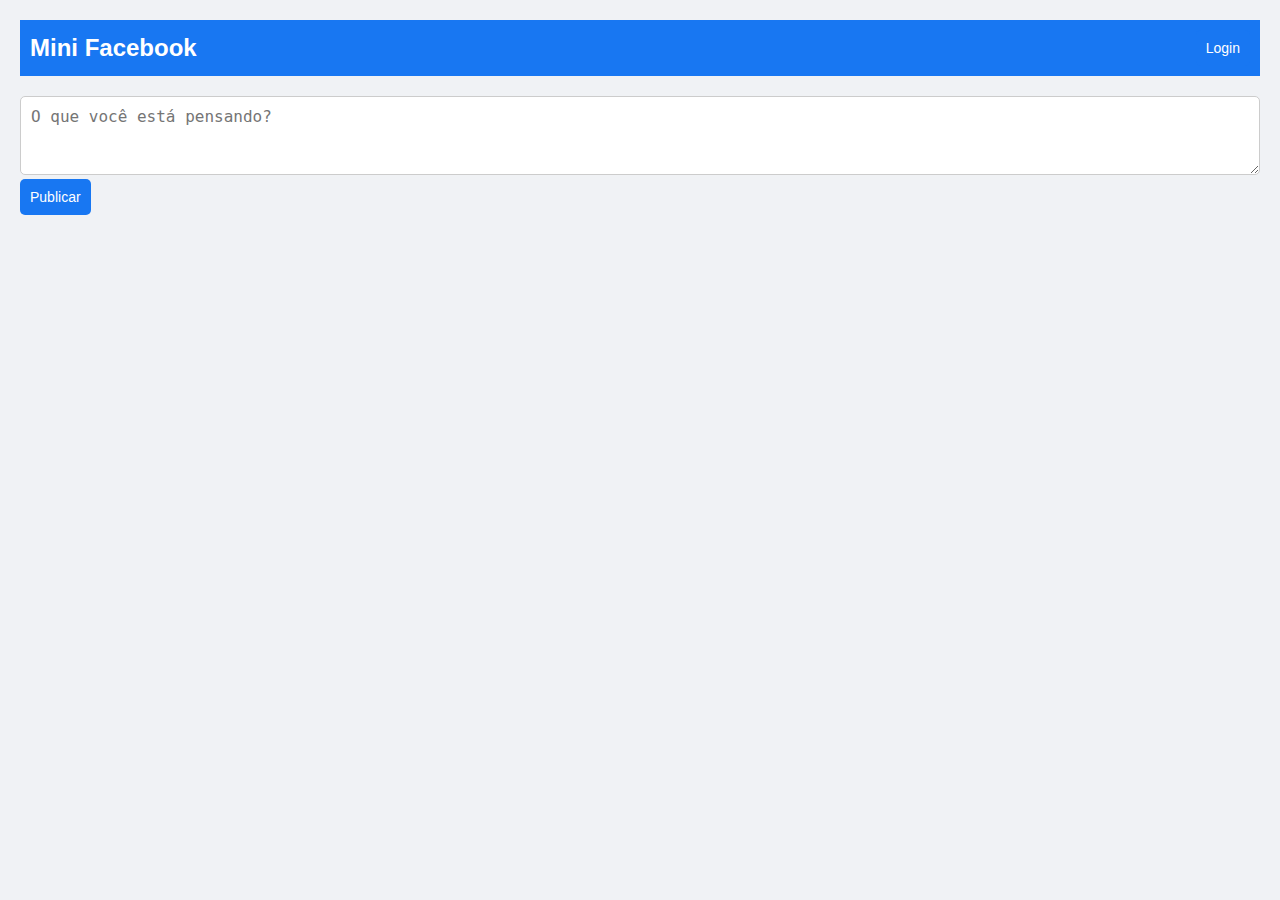
<file: texte/index.html>
<!DOCTYPE html>
<html lang="pt-br">
<head>
    <meta charset="UTF-8">
    <meta name="viewport" content="width=device-width, initial-scale=1.0">
    <title>Mini Facebook</title>
</head>
<body>
    <style>
    *{ 
    margin: 0;
    padding: 0;
    box-sizing: border-box;
}

body {
    font-family: Arial, sans-serif;
    background-color: #f0f2f5;
    color: #333;
    padding: 20px;
}

header {
    background-color: #1877f2;
    color: white;
    padding: 10px;
}

.container {
    display: flex;
    justify-content: space-between;
    align-items: center;
}

h1 {
    font-size: 24px;
}

button {
    padding: 10px;
    font-size: 14px;
    background-color: #1877f2;
    color: white;
    border: none;
    cursor: pointer;
    border-radius: 5px;
}

button:hover {
    background-color: #165eab;
}

.main-container {
    margin-top: 20px;
}

.post-section {
    margin-bottom: 20px;
}

textarea {
    width: 100%;
    padding: 10px;
    font-size: 16px;
    border-radius: 5px;
    border: 1px solid #ccc;
}

.posts-container {
    margin-top: 20px;
}

.post {
    background-color: white;
    padding: 15px;
    margin-bottom: 10px;
    border-radius: 5px;
    box-shadow: 0 1px 3px rgba(0,0,0,0.1);
}

.post-text {
    font-size: 16px;
}
    </style>
    <header>
        <div class="container">
            <h1>Mini Facebook</h1>
            <button id="loginButton">Login</button>
        </div>
    </header>

    <div class="main-container">
        <div class="post-section">
            <textarea id="postContent" placeholder="O que você está pensando?" rows="3"></textarea>
            <button id="postButton">Publicar</button>
        </div>

        <div class="posts-container" id="postsContainer">
            <!-- Posts serão exibidos aqui -->
        </div>
    </div>
    <script>
        document.getElementById('postButton').addEventListener('click', function() {
    var postContent = document.getElementById('postContent').value;

    if (postContent.trim() !== "") {
        var postContainer = document.getElementById('postsContainer');

        var newPost = document.createElement('div');
        newPost.classList.add('post');
        newPost.innerHTML = `
            <p class="post-text">${postContent}</p>
        `;

        postContainer.appendChild(newPost);
        document.getElementById('postContent').value = ""; // Limpa o campo de texto
    } else {
        alert("Por favor, escreva algo para publicar.");
    }
});
    </script>

</body>
</html>
</file>
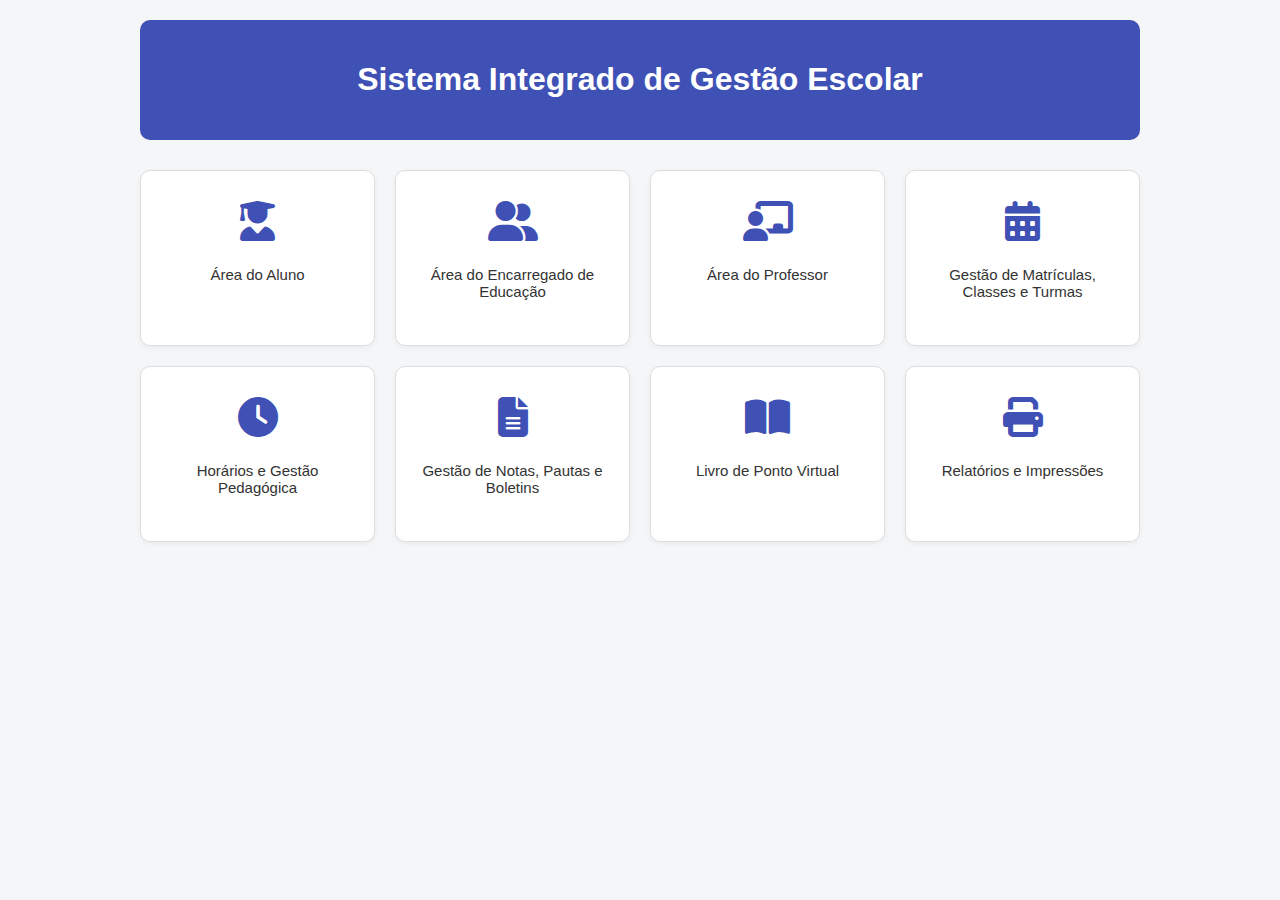
<file: SIGE/src/index.html>
<!DOCTYPE html>
<html lang="pt">
<head>
  <meta charset="UTF-8" />
  <meta name="viewport" content="width=device-width, initial-scale=1.0"/>
  <title>Sistema Integrado de Gestão Escolar</title>
  <link rel="stylesheet" href="../src/style/style.css">
  <script src="../src/js/script.js" defer></script>
  <!-- Ícones do Font Awesome -->
  <link rel="stylesheet" href="https://cdnjs.cloudflare.com/ajax/libs/font-awesome/6.5.0/css/all.min.css">
</head>
<body>
  <div class="app">
    <header>
      <h1>Sistema Integrado de Gestão Escolar</h1>
    </header>
    <main class="grid">
      <div class="card" onclick="window.location.href='screens/StudentArea/index.html'">
        <i class="fas fa-user-graduate"></i>
        <p>Área do Aluno</p>
      </div>
      <div class="card" onclick="navegar('encarregado')">
        <i class="fas fa-user-friends"></i>
        <p>Área do Encarregado de Educação</p>
      </div>
      <div class="card" onclick="window.location.href='screens/TeacherArea/index.html'">
        <i class="fas fa-chalkboard-teacher"></i>
        <p>Área do Professor</p>
      </div>
      <div class="card" onclick="navegar('matriculas')">
        <i class="fas fa-calendar-alt"></i>
        <p>Gestão de Matrículas, Classes e Turmas</p>
      </div>
      <div class="card" onclick="navegar('horarios')">
        <i class="fas fa-clock"></i>
        <p>Horários e Gestão Pedagógica</p>
      </div>
      <div class="card" onclick="navegar('notas')">
        <i class="fas fa-file-alt"></i>
        <p>Gestão de Notas, Pautas e Boletins</p>
      </div>
      <div class="card" onclick="window.location.href='screens/PresenceMark/index.html'">
        <i class="fas fa-book-open"></i>
        <p>Livro de Ponto Virtual</p>
      </div>
      <div class="card" onclick="navegar('relatorios')">
        <i class="fas fa-print"></i>
        <p>Relatórios e Impressões</p>
      </div>
    </main>
  </div>
</body>
</html>
</file>
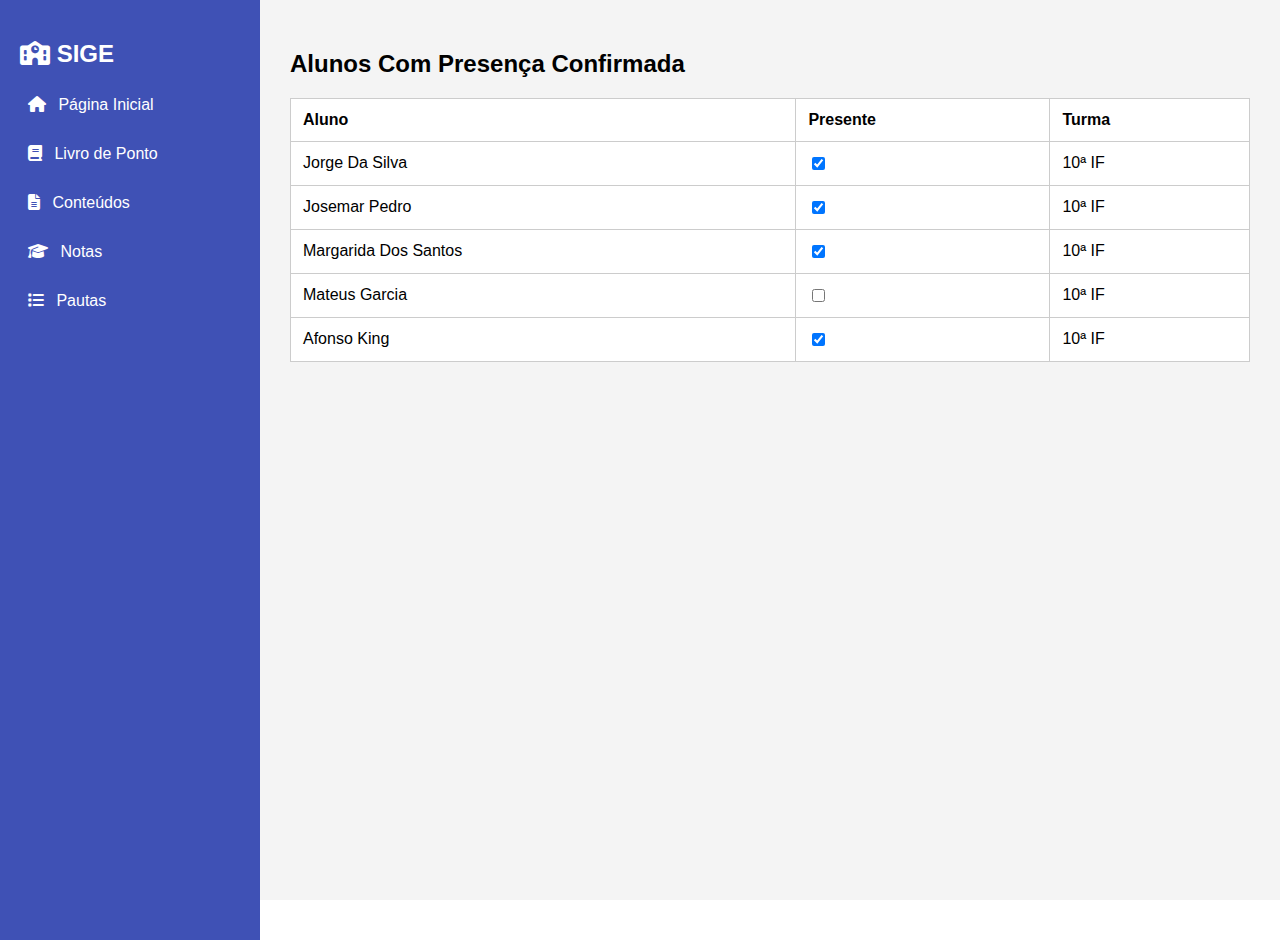
<file: SIGE/src/screens/PresenceMark/index.html>
<html lang="pt-BR">
<head>
  <meta charset="UTF-8">
  <meta name="viewport" content="width=device-width, initial-scale=1.0">
  <title>Marcação de Presença - SIGE</title>
  <link rel="stylesheet" href="style.css">
  <!-- Ícones do Font Awesome -->
  <link rel="stylesheet" href="https://cdnjs.cloudflare.com/ajax/libs/font-awesome/6.5.0/css/all.min.css">
</head>
<body>
  <div class="sidebar">
    <h2><i class="fas fa-school"></i> SIGE</h2>
    <ul>
      <li><i class="fas fa-home"></i> Página Inicial</li>
      <li><i class="fas fa-book"></i> Livro de Ponto</li>
      <li><i class="fas fa-file-alt"></i> Conteúdos</li>
      <li><i class="fas fa-graduation-cap"></i> Notas</li>
      <li><i class="fas fa-list"></i> Pautas</li>
    </ul>
  </div>
  <div class="content">
    <h2>Alunos Com Presença Confirmada</h2>
    <!-- <label>Disciplina:
      <select>
        <option>TLP</option>
      </select>
    </label>
    <label>Turma:
      <select>
        <option>10º IF</option>
      </select>
    </label> -->
    <table>
      <tr><th>Aluno</th><th>Presente</th><th>Turma</th></tr>
      <tr><td>Jorge Da Silva</td><td><input type="checkbox" checked></td><td>10ª IF</td></tr>
      <tr><td>Josemar Pedro</td><td><input type="checkbox" checked></td><td>10ª IF</td></tr>
      <tr><td>Margarida Dos Santos</td><td><input type="checkbox" checked></td><td>10ª IF</td></tr>
      <tr><td>Mateus Garcia</td><td><input type="checkbox"></td><td>10ª IF</td></tr>
      <tr><td>Afonso King</td><td><input type="checkbox" checked></td><td>10ª IF</td></tr>
    </table>
  </div>
</body>
</html>
</file>
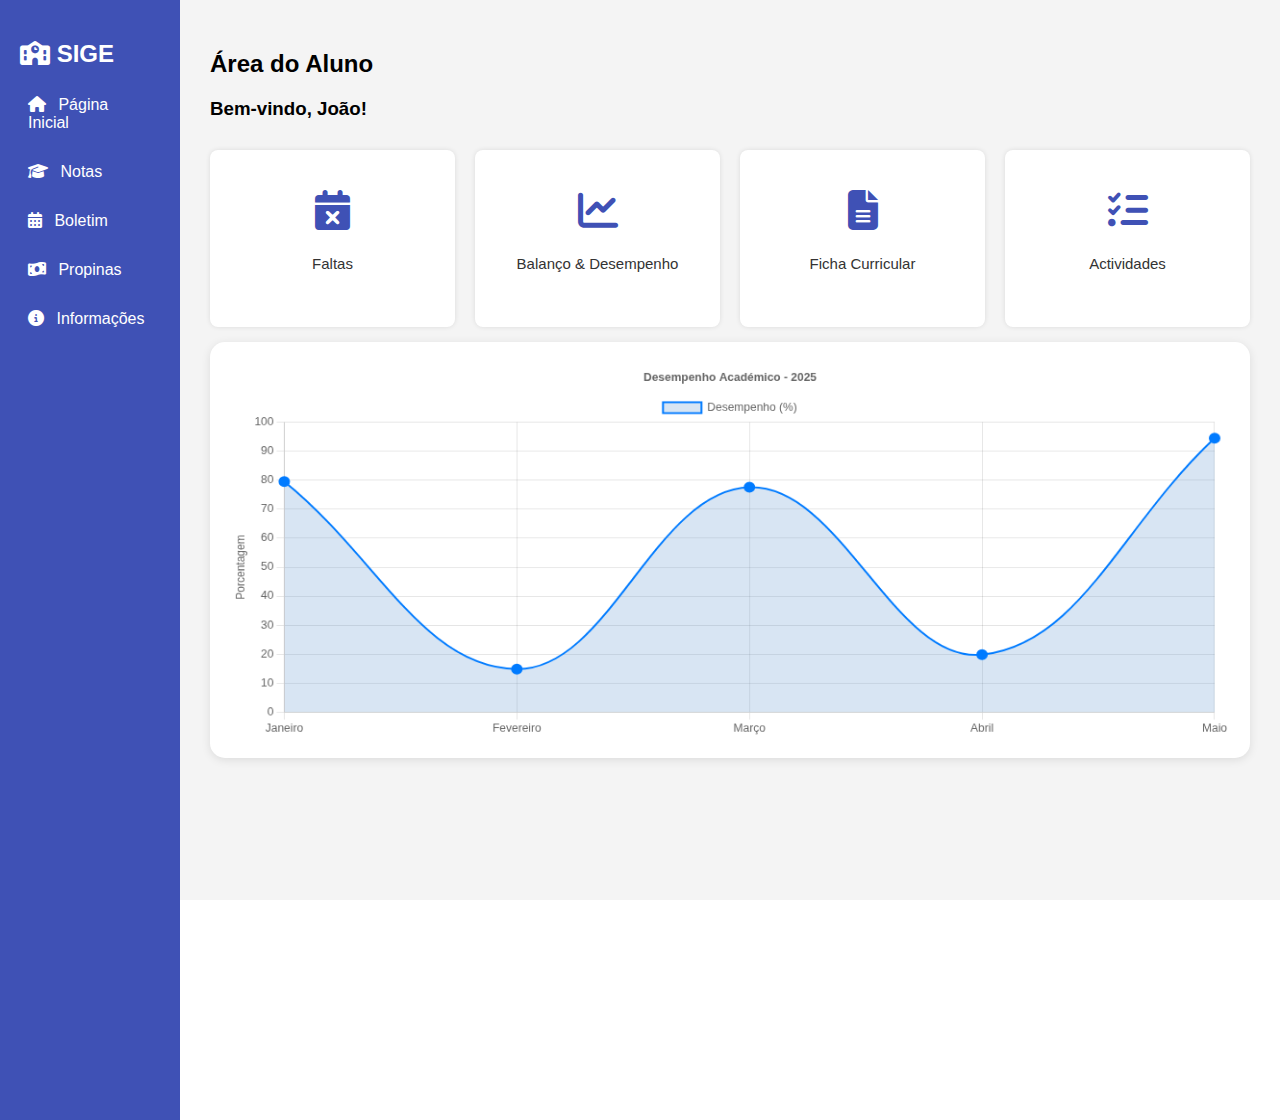
<file: SIGE/src/screens/StudentArea/index.html>
<html lang="pt-BR">
<head>
  <meta charset="UTF-8">
  <meta name="viewport" content="width=device-width, initial-scale=1.0">
  <title>Área do Aluno - SIGE</title>
  <link rel="stylesheet" href="style.css">
  <script src="../../js/script.js"></script>
  <!-- Ícones do Font Awesome -->
  <link rel="stylesheet" href="https://cdnjs.cloudflare.com/ajax/libs/font-awesome/6.5.0/css/all.min.css">
</head>
<body>
  <div class="sidebar">
    <h2><i class="fas fa-school"></i> SIGE</h2>
    <ul>
      <li><i class="fas fa-home"></i> Página Inicial</li>
      <li><i class="fas fa-graduation-cap"></i> Notas</li>
      <li><i class="fas fa-calendar-alt"></i> Boletim</li>
      <li><i class="fas fa-money-bill-wave"></i> Propinas</li>
      <li><i class="fas fa-info-circle"></i> Informações</li>
    </ul>
  </div>
  <div class="content">
    <h2>Área do Aluno</h2>
    <h3>Bem-vindo, João!</h3>
    <div class="grid">
       <div class="card"> 
         <i class="fas fa-calendar-times"></i>
          <p>Faltas</p>
       </div>
       <div class="card">
          <i class="fas fa-chart-line"></i>
          <p>Balanço & Desempenho</p>
        </div>
       <div class="card">
          <i class="fas fa-file-alt"></i>
          <p>Ficha Curricular</p>
       </div>
       <div class="card">
        <i class="fas fa-tasks"></i>
         <p>Actividades</p>
       </div>
    </div>
    <canvas id="chartDesempenho" width="1000" height="400"></canvas>
  </div>
  <script src="../../js/chart.umd.js"></script>
  <script>
    const ctx = document.getElementById('chartDesempenho').getContext('2d');

  new Chart(ctx, {
    type: 'line',
    data: {
      labels: ['Janeiro', 'Fevereiro', 'Março', 'Abril', 'Maio'],
      datasets: [{
        label: 'Desempenho (%)',
        data: [80, 15, 78, 20, 95],
        backgroundColor: 'rgba(61, 127, 197, 0.2)',
        borderColor: '#007bff',
        borderWidth: 2,
        fill: true,
        tension: 0.4,
        pointBackgroundColor: '#007bff',
        pointRadius: 5,
      }]
    },
    options: {
      responsive: true,
      plugins: {
        legend: { display: true, position: 'top' },
        title: { display: true, text: 'Desempenho Académico - 2025' }
      },
      scales: {
        y: {
          beginAtZero: true,
          max: 100,
          title: { display: true, text: 'Porcentagem' }
        }
      }
    }
  });
  </script>
  
</body>
</html>
</file>
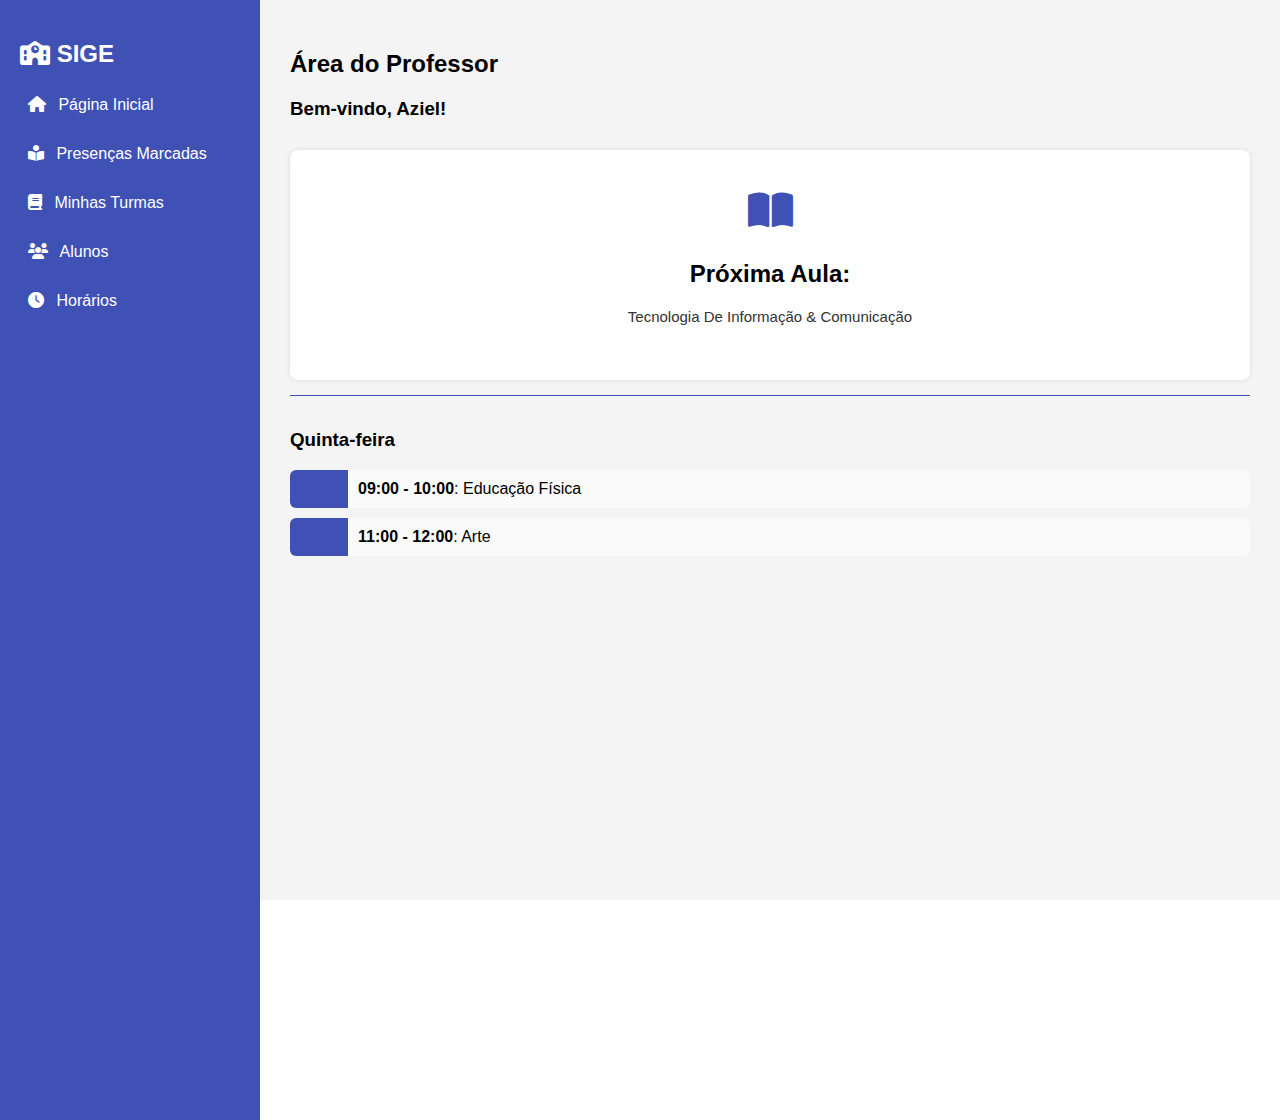
<file: SIGE/src/screens/TeacherArea/index.html>
<html lang="pt-BR">
<head>
  <meta charset="UTF-8">
  <meta name="viewport" content="width=device-width, initial-scale=1.0">
  <title>Área do Aluno - SIGE</title>
  <link rel="stylesheet" href="style.css">
  <script src="../../js/script.js"></script>
  <!-- Ícones do Font Awesome -->
  <link rel="stylesheet" href="https://cdnjs.cloudflare.com/ajax/libs/font-awesome/6.5.0/css/all.min.css">
</head>
<body>
  <div class="sidebar">
    <h2><i class="fas fa-school"></i> SIGE</h2>
    <ul>
      <li><i class="fas fa-home"></i> Página Inicial</li>
      <li><i class=" fas fa-book-open-reader"></i> Presenças Marcadas</li>
      <li><i class=" fas fa-book"></i> Minhas Turmas</li>
      <li><i class=" fas fa-users"></i> Alunos</li>
      <li><i class=" fas fa-clock"></i> Horários</li>
    </ul>
  </div>
  <div class="content">
    <h2>Área do Professor</h2>
    <h3>Bem-vindo, Aziel!</h3>
    <div class="grid">
       <div class="card"> 
         <i class="fas fa-book-open"></i>
          <h2>Próxima Aula:</h2>
          <p>Tecnologia De Informação & Comunicação</p>
       </div>
    </div>
    <div id="aulas" class="aulas-container">
      <p>Carregando aulas...</p>
    </div>
  
  </div>
  
</body>
</html>
</file>
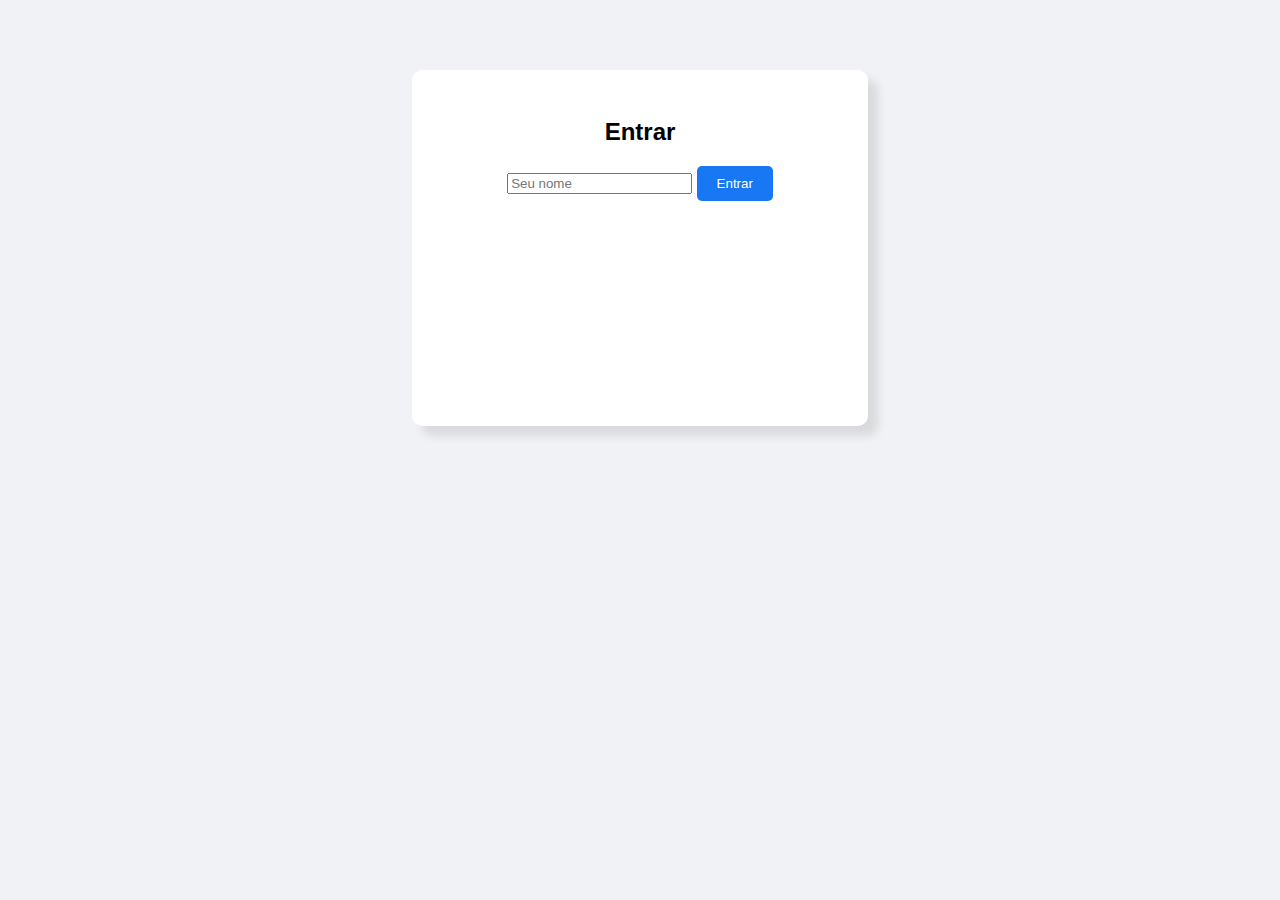
<file: Facebook/facebook.html>
<!DOCTYPE html>
<html lang="pt-br">
<head>
  <meta charset="UTF-8">
  <title>Mini Facebook</title>
  <link rel="stylesheet" href="style.css">
</head>
<body>
  <div class="login-container" id="login">
    <h2>Entrar</h2>
    <input type="text" id="username" placeholder="Seu nome">
    <button onclick="login()">Entrar</button>
  </div>

  <div class="feed-container" id="feed" style="display: none;">
    <h2 id="welcome"></h2>
    <textarea id="postContent" placeholder="O que você está pensando?"></textarea>
    <button onclick="postar()">Publicar</button>
    <div id="posts"></div>
  </div>

  <script src="script.js"></script>
</body>
</html>
</file>
<file: exx 001/style.css>
:root{
    --cor0: #c5ebd6;
    --cor1: #83e1ad;
    --cor2: black;
    

}
body{
    background-color: var(--cor0);
    color: var(--cor2);
}
</file>
<file: exx004/style.css>
*{
    font-family: Arial, Helvetica, sans-serif;
    height: 100px;
}
body{
    background-image: linear-gradient(to bottom,#303030,rgb(13, 240, 240),blue);
    background-attachment: fixed;
}
p{
    text-align:justify ;
}
main{
    background-color: aliceblue;
    width: 600px;
    padding: 10px;
    margin: auto;
    box-shadow: 5px,15px black
}
h1{
    color: aqua;
    text-align: justify;
    text-shadow: 1px,1px,0px black
    
}
.div{
    background-color: rgb(10, 12, 12);
    width: 300;
    padding: 10px;
    margin: 20px;
    text-shadow: 1px,1px,1px black
    


}
</file>
<file: Nova pasta/style.css>
* {
    margin: 0;
    padding: 0;
    box-sizing: border-box;
    font-family: Arial, sans-serif;
}

body {
    color: #333;
    background: #fff;
}

header {
    color: white;
    /*padding: 10px 20px;*/
}

.top-bar {
    text-align: center;
    font-size: 14px;
    background-color: #004d26;
}

nav {
    display: flex;
    justify-content: space-between;
    align-items: center;
    padding: 10px;
    background-color: white;
    color: #008000;
}

nav ul {
    list-style: none;
    display: flex;
    color: #008000;
}
.xee{
    background-color: #008000;
    color: white;
    width: auto;
    height: auto;
}
nav ul li {
    margin: 0 15px;
}

nav ul li a {
    text-decoration: none;
    color: #27d727;
    font-family:'Times New Roman', Times, serif ;
}

.hero {
    background: url("https// source.unsplash.com/1600*900/?nature,green")no-repeat
    center center/cover;
    color: white;
    padding: 100px;
    background: linear-gradient(to left , rgba(0, 128, 0, 0.7) , rgba(0, 128, 0, 0.7)), url("carousel-1.jpg")no-repeat center
    center/cover ;
    height: 500px;
    display: flex;
    flex-direction: column;
    align-items: center;
    justify-content: center;
    padding-top: 450px;
    position: relative;
}

.hero h2 {
    font-size: 32px;
}

.hero button {
    background: #008000;
    color: white;
    border: none;
    padding: 10px 20px;
    font-size: 18px;
    cursor: pointer;
    display: inline-block;
    margin-top: 80px;
}
button{
    background: #008000;
    color: white;
    border: none;
    padding: 10px 20px; 
    font-size: 18px;
    cursor: pointer;
    display: inline-block;
    margin-top: 80px;
    margin: 20px;
}
.benefits {
    display: flex;
    position: relative;
    top: -50px;
    justify-content:center 
    
}

.box {
    background: white;
    padding: 20px;
    text-align: center;
    width: 30%;
    border-radius: 8px;
    box-shadow: 0 0 10px rgba(0, 0, 0, 0.1);
    

}
.box img{
    width: 30px;
    height: 22px;
    text-align: left;
}
#liga{
    text-align: left;
    background-color: #004d26;
    padding: 5px;
    margin-left: 2px;
}

.about {
    display: flex;
    justify-content: center;
    align-items: center;
    padding: 50px;
}

.about-text {
    text-align: center;
}
.content-section{
    display: flex;
    align-items: center;
    justify-content: space-between;
    gap: 20px;
    max-width: 1200px;
    margin: 0 auto;
}
.container {
    width: 80%;
    max-width: 800px;
    display: flex;
    flex-wrap: wrap;
    justify-content: space-between;
}

.form-box {
    width: 48%;
    background-color: #fff;
    padding: 20px;
    border-radius: 8px;
    box-shadow: 0 2px 4px rgba(0, 0, 0, 0.1);
}

.form-box h2 {
    text-align: center;
    margin-bottom: 20px;
}


.projects {
    width: 48%;
    text-align: center;
}

.content-section img{
    width: 120%;
    max-width: 1400px;
    height: auto;
    /*margin: 32px;*/
    padding: 30px;



}
.content center{
    width: 55%;
}
#tem{
    color: #008000;
    padding: 20px;
}
#vam{
    text-decoration: none;
    font-family:'Times New Roman', Times, serif;
    padding: 10px;
}
.aaa{
    text-align: center;
    font-size: 16px;
    font-weight: lighter;
    font-family: 'Times New Roman', Times, serif;
}
.bara{
    display: flex;
    background-color: #1d881dd7;
    color: white;
    height: 150px;
    padding: 15px;
    align-items: center;
    justify-content: center;


}
.bara div{
    display: inline-block;
    /*padding: 10px 15px;*/
    text-align: center;
    padding: 15px;
}
.org{
    display: flex;
    justify-content: space-between;
    padding: 10px;

}
.content {
    display: flex;
   /* justify-content: center;*/
    text-align: center;

}
.p{
    color: #27d727;
    white-space: nowrap;
    
    
}
.wen{
    color: green;
    padding: 12px;
}
.h span{
    font-size: 30px;
    text-align: center;
    margin: 12px;
    
}
img{
    max-width: 29px;
    min-width: 20px;
    height: 12;
}


.servicos {
    text-align: center;
    padding: 40px 20px;
}

.servicos-container {
    display: flex;
    justify-content: center; 
    gap: 20px; 
    flex-wrap: wrap; /* Faz com que os serviços quebrem linha caso a tela seja pequena */
}
.sima {
    display: flex;
    flex-wrap: wrap;
    justify-content: center;
    gap: 20px;
}

.tdt {
    background-color: white;
    padding: 20px;
    border-radius: 8px;
    box-shadow: 0 2px 4px rgba(0, 0, 0, 0.1);
    width: 200px;
    text-align: center;
}

.tdt img {
    max-width: 50px;
    margin-bottom: 10px;
}

.tdt p {
    color: #333;
    margin: 0;
}

.servico {
    background: white;
    padding: 20px;
    border-radius: 10px;
    box-shadow: 0 4px 8px rgba(0, 0, 0, 0.1);
    max-width: 350px;
    text-align: center;
    width: 100%;
    transition: transform 0.3s ease;
}

.servico img {
    width: 150px;
    height: auto;
    margin-bottom: 15px; 

    
}

.servico h3 {
    margin: 10px 0;
    font-size: 1.2em;
}

.servico p {
    font-size: 0.9em;
    color: #555;
}

.servico button {
    background: rgba(82, 239, 82, 0.668);
    color: green;
    border: none;
    padding: 8px 15px;
    border-radius: 5px;
    font-size: 1.2em;
    cursor: pointer;
}
@media (max-width: 768px ){
    .servicos-container{
        flex-wrap: wrap;
        justify-content: center;
    }
}
@media (max-width: 768px){
    .servico{
        max-width: 90%;
    }
}
@media (max-width: 480px){
    .servico{
        max-width: 100%;
    }
    .servico img {
        width: 100%;
    }
}
.container {
    width: 100%;
    max-width: 100%;
    display: flex;
    flex-wrap: wrap;
    justify-content: center; /* Centraliza o formulário */
    background-color: #0cac0cba;
    align-items: center;
    

    
}

.meia {
    width: 50%; /* Ocupa toda a largura do container */
    margin-top: 20px;
    background-color: #d5e9d5;
    padding: 20px;
    box-shadow: 0 2px 4px rgba(0, 0, 0, 0.1);
}

.form-box h2 {
    text-align: center;
    margin-bottom: 20px;
    padding-bottom: 28px;
}

.form-row {
    display: flex;
    justify-content: space-between;
    margin-bottom: 15px;
}

.input-group {
    width: 50%; /* Cada campo ocupa metade da largura da linha */
}
.input-group label {
    display: block;
    margin-bottom: 5px;
}

.input-group input,
.input-group textarea,
.input-group select {
    width: 100%;
    padding: 10px;
    border: 1px solid #ccc;
    border-radius: 4px;
    box-sizing: border-box;
}

.input-group textarea {
    resize: vertical;
}

button[type="submit"] {
    background-color: #4CAF50;
    color: white;
    padding: 12px 20px;
    border: none;
    border-radius: 4px;
    cursor: pointer;
    width: 30%;
}

.projects {
    display: flex;
    justify-content: center;
    align-items: center;
    text-align: center;
    height: 100%;
    width: 100%;
    padding: 28px;
    flex-direction: column;
}
.ping{
    color: green;
    padding: 28px;

}
.nav-bar {
    background-color: #c4fcc3;
    padding: 10px;
    border-radius: 8px;
    display: flex;
}

.nav-item {
    text-decoration: none;
    color: #333;
    padding: 8px 15px;
    margin: 0 5px;
    border-radius: 4px;
}

.nav-item.active {
    background-color: #c8e6c9;
    color: #2e7d32;
    border-bottom: 2px solid #2e7d32;
}

.nav-item:hover {
    background-color: #e0e0e0;
}
.meu{
    display: flex;
    justify-content: center;
    align-items: center;
    text-align: center;
    height: 100%;
    width: 100%;
    padding: 28px;
    flex-direction: column;
}
#p{
    color: green;
    padding: 20px;
}
.testimonials {
    padding: 50px 0;
}

.everaldo {
    width: 80%;
    max-width: 1200px;
    margin: 0 auto;
    display: flex;
    justify-content: space-between;
}

.left-content {
    width: 48%;
}

.left-content h2 {
    color: green;
    font-size: 1.5em;
    margin-bottom: 10px;
}

.left-content h1 {
    font-size: 2.5em;
    margin-bottom: 20px;
}

.left-content p {
    line-height: 1.6;
    margin-bottom: 16px;
    text-align: left;
}

.read-more {
    background-color: #4CAF50;
    color: white;
    padding: 12px 20px;
    border: none;
    border-radius: 4px;
    text-decoration: none;
}

.right-content {
    width: 48%;
    /*background-color: white;*/
    padding: 20px;
    border-radius: 8px;
    /*box-shadow: 0 2px 4px rgba(0, 0, 0, 0.1);*/
}
.logo img {
    max-width: 100px;
    margin-bottom: 20px;
}

.right-content p {
    color: #333;
    line-height: 1.6;
    margin-bottom: 15px;
}

.navigation {
    display: flex;
    justify-content: center;
    margin-top: 20px;
}

.nav-button {
    background-color: #b7fab8;
    border: none;
    padding: 10px 15px;
    margin: 0 5px;
    border-radius: 4px;
    cursor: pointer;
    color: green;
}

.nav-button:hover {
    background-color: #ccc;
}
footer {
    background-color: rgb(6, 71, 6);
    color: white;
    padding: 20px 0;
}

.footer-content {
    width: 80%;
    max-width: 1200px;
    margin: 0 auto;
    background-color: rgb(6, 71, 6) ;
    display: flex;
    justify-content: space-between;

}

.footer-content > div {
    width: 23%;
}

footer h3 {
    margin-bottom: 15px;
}

footer p, footer ul {
    margin-bottom: 10px;
}

footer ul {
    list-style: none;
    padding: 0;
}

footer li a {
    color: white;
    text-decoration: none;
}

.social-icons a {
    display: inline-block;
    margin-right: 10px;
}

.newsletter-form {
    display: flex;
}

.newsletter-form input {
    padding: 8px;
    border: none;
    border-radius: 4px 0 0 4px;
    width: 70%;
}

.newsletter-form button {
    background-color: #4CAF50;
    color: white;
    padding: 8px 15px;
    border: none;
    border-radius: 0 4px 4px 0;
    cursor: pointer;
}

.copyright {
    text-align: center;
    padding-top: 20px;
    border-top: 1px solid rgba(255, 255, 255, 0.2);
    margin-top: 20px;
    background-color: darkgreen;
}
</file>
<file: Primeiro-jogo/style.css>
body {
    font-family: Arial, sans-serif;
    background-color: #f2f2f2;
    margin: 0;
    padding: 0;
}

.container {
    width: 90%;
    max-width: 800px;
    margin: 20px auto;
    background-color: #fff;
    padding: 20px;
    box-shadow: 0 0 10px rgba(0, 0, 0, 0.1);
    border-radius: 8px;
}

header {
    text-align: center;
    margin-bottom: 20px;
}

header h1 {
    margin-bottom: 10px;
}

main section {
    margin-bottom: 20px;
}

.aposta label {
    display: block;
    margin: 5px 0;
}

.valor-aposta {
    margin: 10px 0;
}

.valor-aposta input {
    width: 80px;
}

button {
    padding: 10px 20px;
    background-color: #3498db;
    color: white;
    border: none;
    border-radius: 5px;
    cursor: pointer;
}

button:hover {
    background-color: #2980b9;
}

.pista {
    background-color: #e0e0e0;
    height: 200px;
    position: relative;
    overflow: hidden;
    border-radius: 8px;
}

.cavalo {
    position: absolute;
    left: 0;
    padding: 10px;
    background-color: white;
    border: 1px solid #ccc;
    margin: 10px 0;
    border-radius: 5px;
    width: 120px;
}

#cavalo1 { top: 20px; }
#cavalo2 { top: 80px; }
#cavalo3 { top: 140px; }

.resultado {
    text-align: center;
}
</file>
<file: prova do 2 trimeste/style.css>
header {
    background: linear-gradient(to right, #000033, #003399);
    padding: 20px;
    text-align: center;
    color: white;
    font-size: 20px;
    font-weight: bold;
    box-shadow: 0 4px 10px rgba(0, 0, 0, 0.2);
    position: fixed;
    width: 100%;
    top: 0;
    left: 0;
}
h1 {
    margin: 0;
    font-size: 28px;
    letter-spacing: 2px;
    animation: fadeIn 1.5s ease-in-out;
    text-align: center;
}

nav ul {
    list-style: none;
    padding: 0;
    margin: 10px 0 0;
    display: flex;
    justify-content: center;
    gap: 20px;
}

nav ul li {
    display: inline;
}

nav ul li a {
    text-decoration: none;
    color: white;
    font-size: 18px;
    font-weight: bold;
    padding: 8px 15px;
    border-radius: 5px;
    transition: 0.3s;
}

nav ul li a:hover {
    background: rgba(255, 255, 255, 0.3);
}
body{
    height: 100%;
    margin: 0%;
    padding: 0%;
    margin-top: auto;

}

/* Animação de Fade In */
@keyframes fadeIn {
    from {
        opacity: 0;
        transform: translateY(-10px);
    }
    to {
        opacity: 1;
        transform: translateY(0);
    }
}

/* Ajuste para o conteúdo não ficar atrás do cabeçalho */
.container {
    margin-top: 100px;
    padding: 12px;
}
 .contador-container {
    text-align: center;
    background: rgba(255, 255, 255, 0.1);
    padding: 20px;
    border-radius: 10px;
    width: 200px;
    margin: 50px auto;
    box-shadow: 0 4px 10px rgba(0, 0, 0, 0.2);
}

.contador-container h2 {
    margin-bottom: 10px;
    color: white;
    max-width: 100%;
    text-align: center;
    display: inline-block
}

#contador {
    display: flex;
    justify-content: center;
    align-items: center;
    width: 80%;
    font-size: 5rem; /* Aumenta o tamanho do número */
    font-weight: bold;
    text-align: center;
    background: linear-gradient(to right, #0044cc,#0088ff); /* Ou qualquer cor que combine com seu design */
    border-radius: 10px;
    padding: 20px;
    max-width: 600px;
    margin: auto;
    color: white;
    border: 3px solid white;
    box-shadow: 0px 4px 10px rgba(0, 0, 0, 0.2);
    transition: transform 0.2s ease-in-out;
}
#contador:hover{
    transform: scale(1.05);
}
.botoes{
    display: flex;
    justify-content: center;
    gap: 10px;
    margin-top: 20px;
}

button {
    background: linear-gradient(to right, #0044cc, #0088ff);
    color: white;
    border: none;
    padding: 15px 25px;
    margin: 5px;
    cursor: pointer;
    border-radius: 5px;
    transition: 0.3s;
    font-size: 1.5rem;
    box-shadow: 3px 3px 10px rgba(0 ,0  ,0  ,0.3s );
}

button:hover {
    background: linear-gradient(to right, #0088ff, #0044cc);
    transform: scale(1.1);
}
@keyframes pop {
    0%{ transform: scale(1);}
    50%{ transform: scale(1.2);}
    100%{ transform: scale(1);}
}
.mudar{
    animation: pop 0.2s ease-in-out;
}
.hidden {
    display: none;
}

#info {
    background: rgba(255, 255, 255, 0.2);
    padding: 20px;
    margin-top: 20px;
    border-radius: 10px;
    width: 80%;
    max-width: 600px;
    margin: auto;
    text-align: left;
    backdrop-filter: blur(5px);
    box-shadow: 0px 4px 10px rgba(0, 0, 0, 0.3);
}

#info h2, #info h3 {
    color: #FFD700;
}

button {
    margin-top: 10px;
}
#info{
    overflow: hidden;
    max-height: 0;
    transition: max-height 0.5s ease-out; opacity:  1.5s ease-in-out;
    display: none;
    padding: 10px;
    border-radius: 5px;
    margin-bottom: 18px;
}
.info{
    display: flex;
    align-items: center;
    gap: 20px;

}
.info-img{
    width: 150px;
    height: auto;
    border-radius: 10px;
}
img{
    width: 300px;
    height: auto;
}
footer{
    background:linear-gradient(to left,#0044cc ,#000033);
    max-width: 100%;
    height: 68px;
    color: white;
    padding: 12px;
    margin-top: auto;
}
footer > h2 {
    color: white;
    text-align: center;
    padding-bottom: 29px;
}
</file>
<file: prova do segundo trimestre/style.css>
* {
    margin: 0;
    padding: 0;
    box-sizing: border-box;
    font-family: Arial, sans-serif;
}

body {
    background-color: #f0f0f0;
}

.container {
    width: 80%;
    margin: 0 auto;
    text-align: center;
    
}




.topbar {
    background-color: #004d00;
    color: white;
    padding: 10px 0;
}

.navbar {
    color: darkgreen;
    padding: 15px 0;
    text-align: center;
    background-color: white;
    
}

.navbar .logo {
    color: black;
    font-size: 24px;
    font-weight: bold;
}

.navbar ul {
    list-style: none;
    padding: 0;
    color: darkgreen;
}

.navbar ul li {
    display: inline;
    margin: 0 15px;
    color: #004d00;
}

.navbar ul li a {
    color:darkgreen;
    text-decoration: none;
}

.hero {
    background: url('https// source.unsplash.com/1600*900/?nature,green') no-repeat center center/cover;
    color: white;
    padding: 100px 0;
    background:linear-gradient(to left , rgba(0, 128, 0, 0.7), rgba(0, 128, 0, 0.7)),url('carousel-1.jpg')no-repeat center center/cover;
    height: 500px;
}

.hero h2 {
    font-size: 36px;
}

.hero .btn {
    display: inline-block;
    background: #004d00;
    color: white;
    padding: 10px 20px;
    margin-top: 10px;
    text-decoration: none;
    border-radius: 5px;
}
#quem{
    text-align: left;
}

.features {
    display: flex;
    justify-content: space-around;
    padding: 50px 0;
    background-color: #d9f2d9;
}

.feature-box 
    {
        justify-content: space-around;
        padding: 50px;
        background: white;
        box-shadow: 0px 4px 6px rgba(0 , 0 ,0 , 0.1);
        border-radius: 8px;
        width: 30%;
        display: inline-block;
    }

.services {
    padding: 50px 0;
    background-color: #c2e0c2;
}

.service-box {
    background: white;
    padding: 20px;
    margin: 10px;
    border-radius: 5px;
    display: inline-block;
    width: 30%;
}
.logo{
    text-align: left;
}
.s0bre-nos{
    display: flex;
    align-items: center;
    justify-content: space-between;
    padding: 20px;
    gap: 20px;
    background-color: #f8f8f8;
}
.texto{
    max-width: 400px;

}
.imge{
    display: flex;
    align-items: center;
    gap: 20px;
}
.imge img{
    width: 120px;
    height: auto;
    border-radius: 10px;
}
.botao{
    background-color: green;
    display: inline-block;
    color: white;
    padding: 10px 20px;
    margin-top: 10px;
    text-decoration: none;
    border-radius: 5px;
}

img{
    width: 100%;
    height: auto;
    max-width: 250px;
}
</file>
<file: SIGE/src/style/style.css>
body {
  margin: 0;
  font-family: "Segoe UI", sans-serif;
  background-color: #f4f6f8;
}

.app {
  max-width: 1000px;
  margin: 0 auto;
  padding: 20px;
}

header {
  text-align: center;
  padding: 20px;
  background-color: #3f51b5;
  color: white;
  border-radius: 10px;
}

.grid {
  display: grid;
  grid-template-columns: repeat(auto-fit, minmax(220px, 1fr));
  gap: 20px;
  margin-top: 30px;
}

.card {
  background-color: white;
  border: 1px solid #ddd;
  padding: 30px 15px;
  border-radius: 10px;
  text-align: center;
  cursor: pointer;
  transition: 0.3s;
  box-shadow: 0 2px 6px rgba(0,0,0,0.05);
}

.card i {
  font-size: 40px;
  color: #3f51b5;
  margin-bottom: 10px;
}

.card p {
  font-size: 15px;
  font-weight: 500;
  color: #333;
}

.card:hover {
  background-color: #e8eaf6;
  transform: translateY(-5px);
}
</file>
<file: SIGE/src/screens/PresenceMark/style.css>
body {
  margin: 0;
  font-family: Arial, sans-serif;
  display: flex;
}
.sidebar {
  width: 220px;
  background: #3f51b5;
  color: white;
  padding: 20px;
  height: 100vh;
}
.sidebar h2 {
  margin-bottom: 20px;
}
.sidebar ul {
  list-style: none;
  padding: 0;
}
.sidebar li {
  margin: 15px 0;
  cursor: pointer;
  transition: background 0.3s;
  padding: 8px;
  border-radius: 4px;
}
.sidebar li:hover {
  background: #004080;
}
.sidebar li i {
  margin-right: 8px;
}
.content {
  flex: 1;
  padding: 30px;
  background: #f4f4f4;
}
label {
  display: block;
  margin: 10px 0;
}
table {
  width: 100%;
  background: white;
  border-collapse: collapse;
  margin-top: 20px;
}
th, td {
  padding: 12px;
  border: 1px solid #ccc;
  text-align: left;
}
</file>
<file: SIGE/src/screens/StudentArea/style.css>
body {
  margin: 0;
  font-family: Arial, sans-serif;
  display: flex;
}
.sidebar {
  width: 220px;
  background: #3f51b5;
  color: white;
  padding: 20px;
  height: 120vh;
}
.sidebar h2 {
  margin-bottom: 20px;
}
.sidebar ul {
  list-style: none;
  padding: 0;
}
.sidebar li {
  margin: 15px 0;
  cursor: pointer;
  transition: background 0.3s;
  padding: 8px;
  border-radius: 4px;
}
.sidebar li:hover {
  background: #004080;
}
.sidebar li i {
  margin-right: 8px;
}
.content {
  flex: 1;
  padding: 30px;
  background: #f4f4f4;
}
.grid {
  display: grid;
  grid-template-columns: repeat(auto-fit, minmax(220px, 1fr));
  gap: 20px;
  margin-top: 30px;
}
.card {
  background: white;
  padding: 40px;
  margin-bottom: 15px;
  border-radius: 8px;
  box-shadow: 0 0 5px rgba(0,0,0,0.1);
  text-align: center;
  cursor: pointer;
  transition: 0.3s;
}
.card p {
  font-size: 15px;
  font-weight: 500;
  color: #333;
}
.card i {
  font-size: 40px;
  color: #3f51b5;
  margin-bottom: 10px;
}

.card:hover {
  background-color: #e8eaf6;
  transform: translateY(-5px);
}
canvas {
    background: #fff;
    border-radius: 15px;
    box-shadow: 0 2px 10px rgba(0,0,0,0.1);
    padding: 20px;
  }
</file>
<file: SIGE/src/screens/TeacherArea/style.css>
body {
  margin: 0;
  font-family: Arial, sans-serif;
  display: flex;
}
.sidebar {
  width: 220px;
  background: #3f51b5;
  color: white;
  padding: 20px;
  height: 120vh;
}
.sidebar h2 {
  margin-bottom: 20px;
}
.sidebar ul {
  list-style: none;
  padding: 0;
}
.sidebar li {
  margin: 15px 0;
  cursor: pointer;
  transition: background 0.3s;
  padding: 8px;
  border-radius: 4px;
}
.sidebar li:hover {
  background: #004080;
}
.sidebar li i {
  margin-right: 8px;
}
.content {
  flex: 1;
  padding: 30px;
  background: #f4f4f4;
}
.grid {
  display: grid;
  grid-template-columns: repeat(auto-fit, minmax(220px, 1fr));
  gap: 20px;
  margin-top: 30px;
}
.card {
  background: white;
  padding: 40px;
  margin-bottom: 15px;
  border-radius: 8px;
  box-shadow: 0 0 5px rgba(0,0,0,0.1);
  text-align: center;
  cursor: pointer;
  transition: 0.3s;
}
.card p {
  font-size: 15px;
  font-weight: 500;
  color: #333;
}
.card i {
  font-size: 40px;
  color: #3f51b5;
  margin-bottom: 10px;
}

.card:hover {
  background-color: #e8eaf6;
  transform: translateY(-5px);
}
canvas {
    background: #fff;
    border-radius: 15px;
    box-shadow: 0 2px 10px rgba(0,0,0,0.1);
    padding: 20px;
  }

.days {
  display: flex;
  justify-content: space-between;
  margin-bottom: 20px;
  flex-wrap: wrap;
  gap: 10px;
}

.days button {
  flex: 1 1 30%;
  padding: 10px;
  border: none;
  border-radius: 8px;
  background-color: #007bff;
  color: white;
  cursor: pointer;
  font-weight: bold;
  transition: background-color 0.3s;
}

.days button:hover {
  background-color: #0056b3;
}

.aulas-container {
  border-top: 1px solid #3f51b5;
  padding-top: 15px;
}

.aula {
  margin-bottom: 10px;
  padding: 10px;
  background-color: #fafafa;
  border-radius: 6px;
  border-left: 58px solid #3f51b5;
}
</file>
<file: Facebook/style.css>
body {
    font-family: Arial, sans-serif;
    background-color: #f0f2f5;
    text-align: center;
    margin: 0;
    padding: 20px;
  }
  
  .login-container, .feed-container {
    background-color: white;
    padding: 28px;
    max-width: 400px;
    margin: 50px auto;
    border-radius: 10px;
    box-shadow: 10px 10px 10px rgba(0, 0, 0, 0.1);
    height: 300px;

  }
  @media (max-width:687px){
    body{
      background-color: #1877f2;
    }
  }
  
  textarea {
    width: 100%;
    height: 60px;
    margin: 10px 0;
    padding: 10px;
  }
  
  button {
    padding: 10px 20px;
    background-color: #1877f2;
    color: white;
    border: none;
    border-radius: 5px;
    cursor: pointer;
  }
  
  .post {
    background-color: #e4e6eb;
    margin: 10px 0;
    padding: 10px;
    border-radius: 5px;
    text-align: left;
  }
</file>
